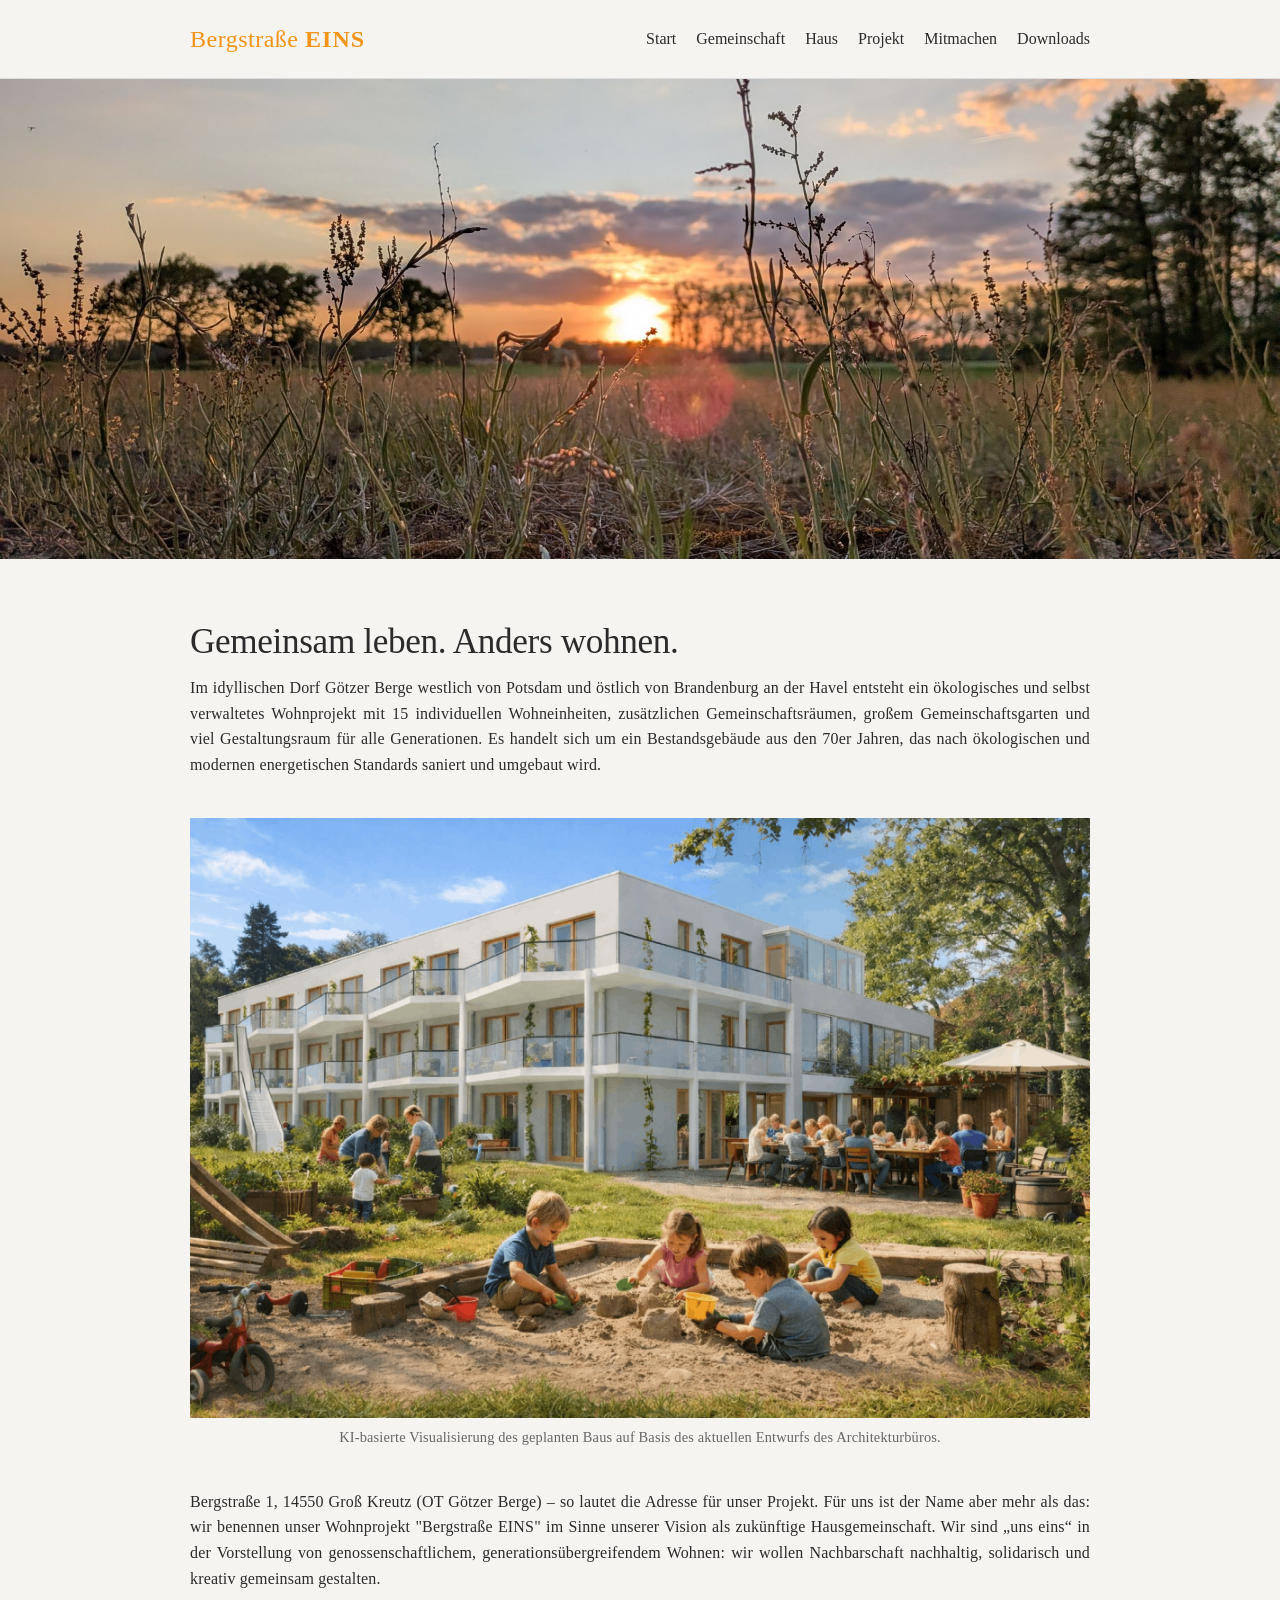
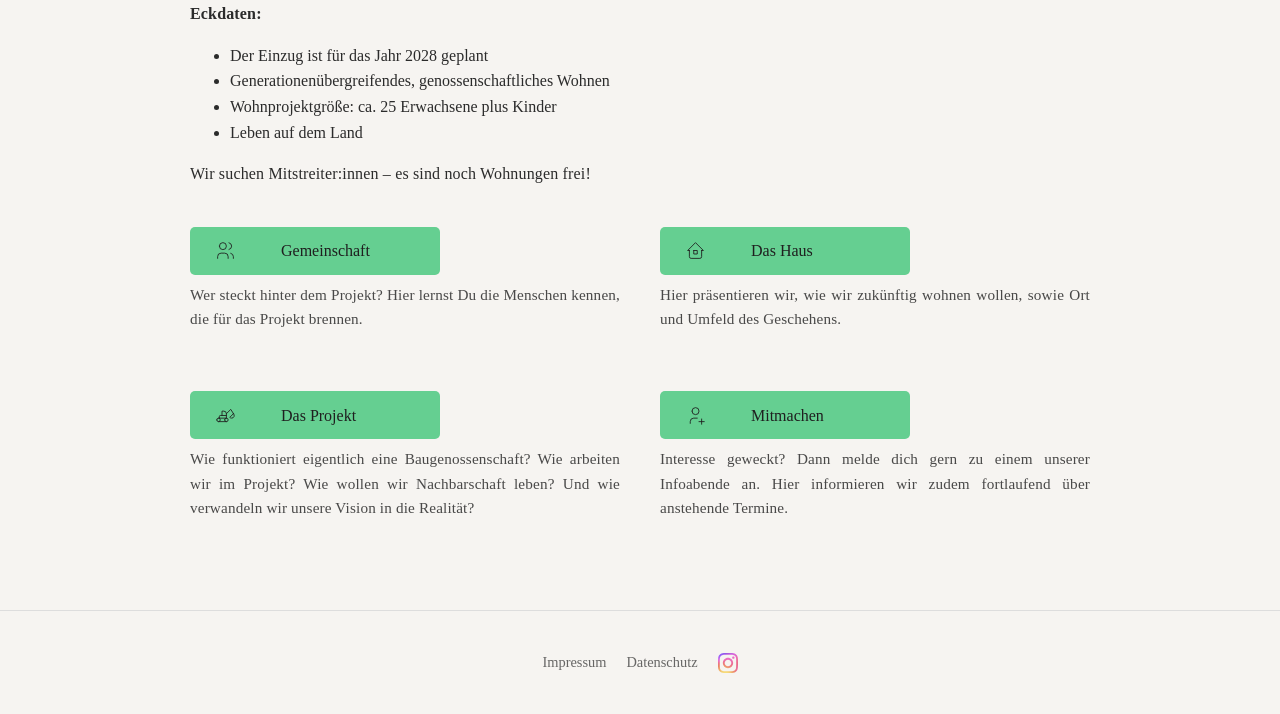
<file: index.html>
<!DOCTYPE html>
<html lang="de">
<head>
  <meta charset="UTF-8">
  <meta name="viewport" content="width=device-width, initial-scale=1.0">

<link rel="icon" type="image/svg+xml" href="favicon.svg">
  
  <title>Bergstraße Eins</title>
  <link rel="stylesheet" href="style.css">
</head>

<body>

<!-- Header wird geladen -->
<div id="header"></div>
  
<!-- Banner wird geladen -->
<div class="page-banner">
  <picture>
    <source 
      media="(max-width: 767px)"
      srcset="start1_mobile.jpg">

    <img 
      src="start1_banners.jpg"
      alt="Bannerbild Start">
  </picture>
</div>
  
<main class="container">

  <section class="intro">
    <h1>Gemeinsam leben. Anders wohnen.</h1>

    <p>
      Im idyllischen Dorf Götzer Berge westlich von Potsdam und östlich von Brandenburg an der Havel entsteht ein ökologisches und selbst verwaltetes Wohnprojekt mit 15 individuellen Wohneinheiten, zusätzlichen Gemeinschaftsräumen, großem Gemeinschaftsgarten und viel Gestaltungsraum für alle Generationen. Es handelt sich um ein Bestandsgebäude aus den 70er Jahren, das nach ökologischen und modernen energetischen Standards saniert und umgebaut wird.
    </p>

    <div class="vision-image">
        <img src="vision_1000x667.png"
           alt="Visualisierung des Wohnprojekts Bergstraße Eins">
      <p class="image-caption">
      KI-basierte Visualisierung des geplanten Baus auf Basis des aktuellen Entwurfs des Architekturbüros.
      </p>
    </div>
    

    <p>
      Bergstraße 1, 14550 Groß Kreutz (OT Götzer Berge) – so lautet die Adresse für unser Projekt. Für uns ist der Name aber mehr als das: wir benennen unser Wohnprojekt "Bergstraße EINS" im Sinne unserer Vision als zukünftige Hausgemeinschaft. Wir sind „uns eins“ in der Vorstellung von genossenschaftlichem, generationsübergreifendem Wohnen: wir wollen Nachbarschaft nachhaltig, solidarisch und kreativ gemeinsam gestalten.
    </p>
    

    <p><strong>Eckdaten:</strong></p>
    <ul>
      <li>Der Einzug ist für das Jahr 2028 geplant</li>
      <li>Generationenübergreifendes, genossenschaftliches Wohnen</li>
      <li>Wohnprojektgröße: ca. 25 Erwachsene plus Kinder</li>
      <li>Leben auf dem Land</li>
    </ul>

    <p>
      Wir suchen Mitstreiter:innen – es sind noch Wohnungen frei!
    </p>

    <div class="intro-buttons">

      <div class="intro-item">
        
     <a href="gemeinschaft.html" class="btn">
     <svg xmlns="http://www.w3.org/2000/svg"
       width="24"
       height="24"
       viewBox="0 0 24 24"
       fill="none"
       stroke="currentColor"
       stroke-width="1"
       stroke-linecap="round"
       stroke-linejoin="round"
       aria-hidden="true">
    <path d="M5 7a4 4 0 1 0 8 0a4 4 0 1 0 -8 0" />
    <path d="M3 21v-2a4 4 0 0 1 4 -4h4a4 4 0 0 1 4 4v2" />
    <path d="M16 3.13a4 4 0 0 1 0 7.75" />
    <path d="M21 21v-2a4 4 0 0 0 -3 -3.85" />
  </svg>
  <span>Gemeinschaft</span>
</a>
        <p>Wer steckt hinter dem Projekt? Hier lernst Du die Menschen kennen, die für das Projekt brennen.</p>
      </div>

      <div class="intro-item">
        <a href="haus.html" class="btn">
  <svg xmlns="http://www.w3.org/2000/svg"
       width="24" height="24"
       viewBox="0 0 24 24"
       fill="none"
       stroke="currentColor"
       stroke-width="1"
       stroke-linecap="round"
       stroke-linejoin="round"
       aria-hidden="true">
    <path stroke="none" d="M0 0h24v24H0z" fill="none"/>
    <path d="M5 12l-2 0l9 -9l9 9l-2 0"/>
    <path d="M5 12v7a2 2 0 0 0 2 2h10a2 2 0 0 0 2 -2v-7"/>
    <path d="M10 12h4v4h-4l0 -4"/>
  </svg>
  <span>Das Haus</span>
</a>
        <p>Hier präsentieren wir, wie wir zukünftig wohnen wollen, sowie Ort und Umfeld des Geschehens.</p>
      </div>

      <div class="intro-item">
       <a href="projekt.html" class="btn">
  <svg xmlns="http://www.w3.org/2000/svg"
       width="24" height="24"
       viewBox="0 0 24 24"
       fill="none"
       stroke="currentColor"
       stroke-width="1"
       stroke-linecap="round"
       stroke-linejoin="round"
       aria-hidden="true">
    <path stroke="none" d="M0 0h24v24H0z" fill="none"/>
    <path d="M2 17a2 2 0 1 0 4 0a2 2 0 1 0 -4 0"/>
    <path d="M11 17a2 2 0 1 0 4 0a2 2 0 1 0 -4 0"/>
    <path d="M13 19l-9 0"/>
    <path d="M4 15l9 0"/>
    <path d="M8 12v-5h2a3 3 0 0 1 3 3v5"/>
    <path d="M5 15v-2a1 1 0 0 1 1 -1h7"/>
    <path d="M21.12 9.88l-3.12 -4.88l-5 5"/>
    <path d="M21.12 9.88a3 3 0 0 1 -2.12 5.12a3 3 0 0 1 -2.12 -.88l4.24 -4.24"/>
  </svg>
  <span>Das Projekt</span>
</a>
        <p>Wie funktioniert eigentlich eine Baugenossenschaft? Wie arbeiten wir im Projekt? Wie wollen wir Nachbarschaft leben? Und wie verwandeln wir unsere Vision in die Realität?</p>
      </div>

      <div class="intro-item">
       <a href="mitmachen.html" class="btn">
  <svg xmlns="http://www.w3.org/2000/svg"
       width="24" height="24"
       viewBox="0 0 24 24"
       fill="none"
       stroke="currentColor"
       stroke-width="1"
       stroke-linecap="round"
       stroke-linejoin="round"
       aria-hidden="true">
    <path stroke="none" d="M0 0h24v24H0z" fill="none"/>
    <path d="M8 7a4 4 0 1 0 8 0a4 4 0 1 0 -8 0"/>
    <path d="M16 19h6"/>
    <path d="M19 16v6"/>
    <path d="M6 21v-2a4 4 0 0 1 4 -4h4"/>
  </svg>
  <span>Mitmachen</span>
</a>
        <p>Interesse geweckt? Dann melde dich gern zu einem unserer Infoabende an. Hier informieren wir zudem fortlaufend über anstehende Termine.</p>
      </div>

    </div>

  </section>

</main>

<!-- Footer wird geladen -->
<div id="footer"></div>

<script>
function loadHTML(id, file) {
  fetch(file)
    .then(response => response.text())
    .then(data => {
      document.getElementById(id).innerHTML = data;

      // Burger-Menü aktivieren (nachdem Header geladen ist)
      if (id === "header") {
        const burger = document.getElementById('burger');
        const nav = document.getElementById('nav');

        if (burger && nav) {
          burger.addEventListener('click', () => {
            nav.classList.toggle('open');
          });
        }
      }
    });
}

// Header & Footer laden
loadHTML("header", "header.html");
loadHTML("footer", "footer.html");
</script>
  
<!-- back to top -->
  <button id="back-to-top" aria-label="Nach oben">
    ↑
</button>
 <script>
const backToTop = document.getElementById("back-to-top");

window.addEventListener("scroll", () => {
    if (window.scrollY > 300) {
        backToTop.classList.add("visible");
    } else {
        backToTop.classList.remove("visible");
    }
});

backToTop.addEventListener("click", () => {
    window.scrollTo({
        top: 0,
        behavior: "smooth"
    });
});
</script>
 <!-- ende back to top -->  
  
</body>
</html>
</file>
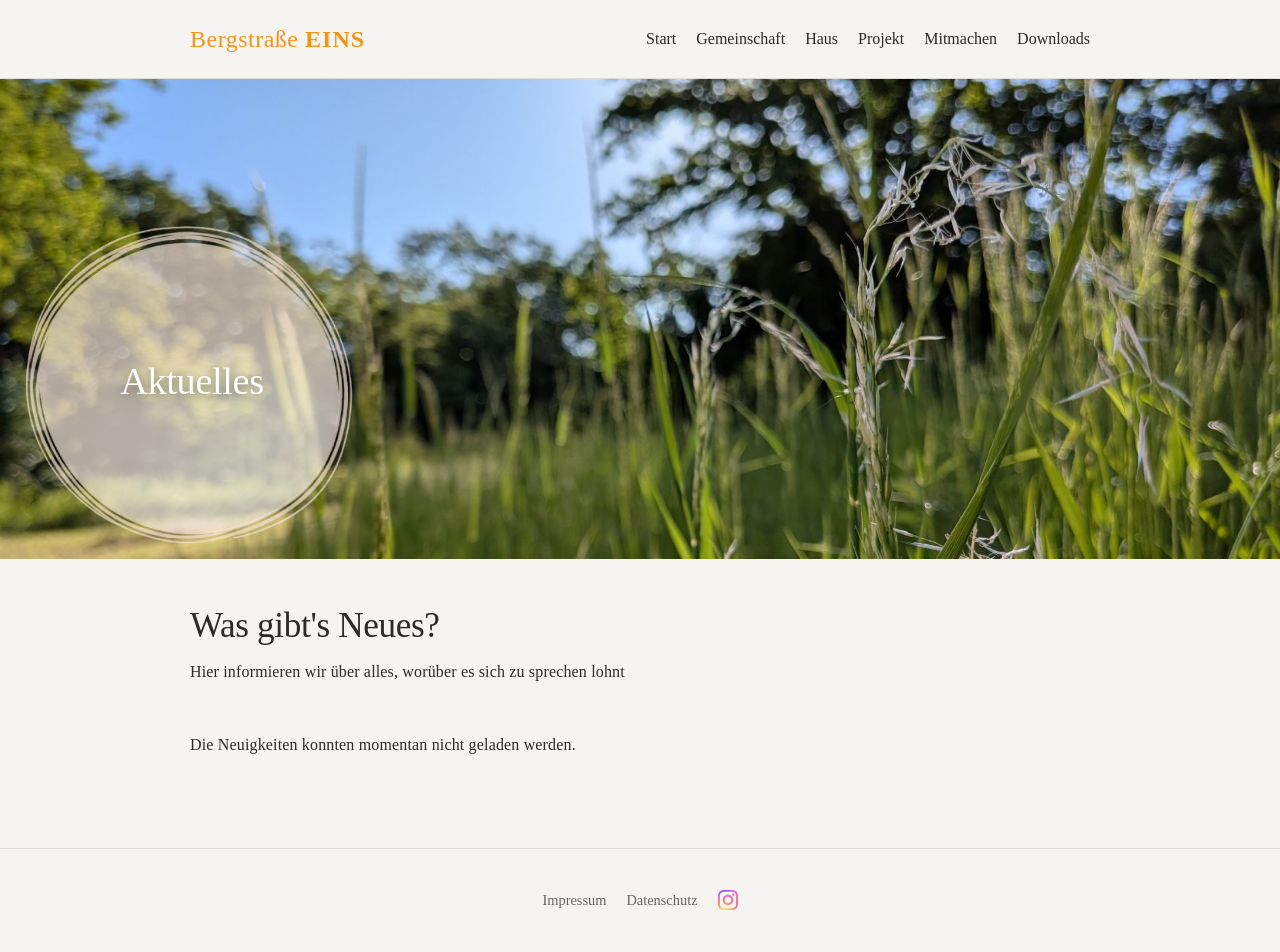
<file: aktuelles.html>
<!DOCTYPE html>
<html lang="de">
<head>
  <meta charset="UTF-8">
  <meta name="viewport" content="width=device-width, initial-scale=1.0">

  <link rel="icon" type="image/svg+xml" href="favicon.svg">

  <title>TITEL – Bergstraße Eins</title>
  <link rel="stylesheet" href="style.css">
</head>

<body>

<!-- Header wird geladen -->
<div id="header"></div>

<div class="page-banner">

  <picture>
    <source
      media="(max-width: 767px)"
      srcset="pictures/grass_mobile.jpg">

    <img
      src="pictures/grass.jpg"
      alt="Bannerbild Das Haus">
  </picture>

  <div class="banner-overlay">

    <div class="banner-kreis-container">

      <img
        class="banner-kreis"
        src="pictures/circle500.png"
        alt="">

      <h1 class="banner-title">Aktuelles</h1>

    </div>
  </div>
</div>

<main class="container">

  <h1>Was gibt's Neues?</h1>

  <p>
    Hier informieren wir über alles, worüber es sich zu sprechen lohnt
  </p>

  <div id="news-list"></div>

</main>

<!-- Footer wird geladen -->
<div id="footer"></div>


<!-- News aus Airtable laden -->
<script>
async function loadNews() {
  const newsList = document.getElementById("news-list");

  try {
    const response = await fetch(
      "https://bergstrasse-news-api.sebastian-habermann.workers.dev"
    );

    if (!response.ok) {
      throw new Error(`HTTP-Fehler: ${response.status}`);
    }

    const news = await response.json();

    newsList.innerHTML = "";

    if (news.length === 0) {
      newsList.innerHTML =
        "<p>Zurzeit gibt es keine Neuigkeiten.</p>";
      return;
    }

news.forEach((article, index) => {

  const articleElement = document.createElement("article");
  articleElement.className = "news-entry";

  const contentElement = document.createElement("div");
  contentElement.className = "news-content";

  const date = document.createElement("p");
  date.textContent =
    new Date(article.datum)
      .toLocaleDateString("de-DE", {
        day: "2-digit",
        month: "long",
        year: "numeric"
      })
      .toUpperCase();

  date.className = "news-date";

  const title = document.createElement("h3");
  title.textContent = article.titel;

  const text = document.createElement("p");
  text.textContent = article.text;
  text.className = "news-text";

  contentElement.appendChild(title);
  contentElement.appendChild(date);
  contentElement.appendChild(text);

  articleElement.appendChild(contentElement);

  if (article.bild && article.bild.length > 0) {
    const image = document.createElement("img");

    image.src = article.bild[0].url;
    image.alt = article.titel;
    image.className = "news-image";
    image.loading = "lazy";

    articleElement.appendChild(image);
  }

  newsList.appendChild(articleElement);

  // Trenner zwischen den News
  if (index < news.length - 1) {
    const divider = document.createElement("div");
    divider.className = "news-divider";
    newsList.appendChild(divider);
  }
});
    
  } catch (error) {

    console.error("Fehler beim Laden der News:", error);

    newsList.innerHTML =
      "<p>Die Neuigkeiten konnten momentan nicht geladen werden.</p>";
  }
}

loadNews();
</script>


<!-- Header und Footer laden -->
<script>
function loadHTML(id, file) {
  fetch(file)
    .then(response => response.text())
    .then(data => {

      document.getElementById(id).innerHTML = data;

      if (id === "header") {

        const burger = document.getElementById('burger');
        const nav = document.getElementById('nav');

        if (burger && nav) {

          burger.addEventListener('click', () => {
            nav.classList.toggle('open');
          });

        }
      }
    });
}

loadHTML("header", "header.html");
loadHTML("footer", "footer.html");
</script>

  
<!-- back to top -->
  <button id="back-to-top" aria-label="Nach oben">
    ↑
</button>
 <script>
const backToTop = document.getElementById("back-to-top");

window.addEventListener("scroll", () => {
    if (window.scrollY > 300) {
        backToTop.classList.add("visible");
    } else {
        backToTop.classList.remove("visible");
    }
});

backToTop.addEventListener("click", () => {
    window.scrollTo({
        top: 0,
        behavior: "smooth"
    });
});
</script>
 <!-- ende back to top -->  
  
</body>
</html>
</file>
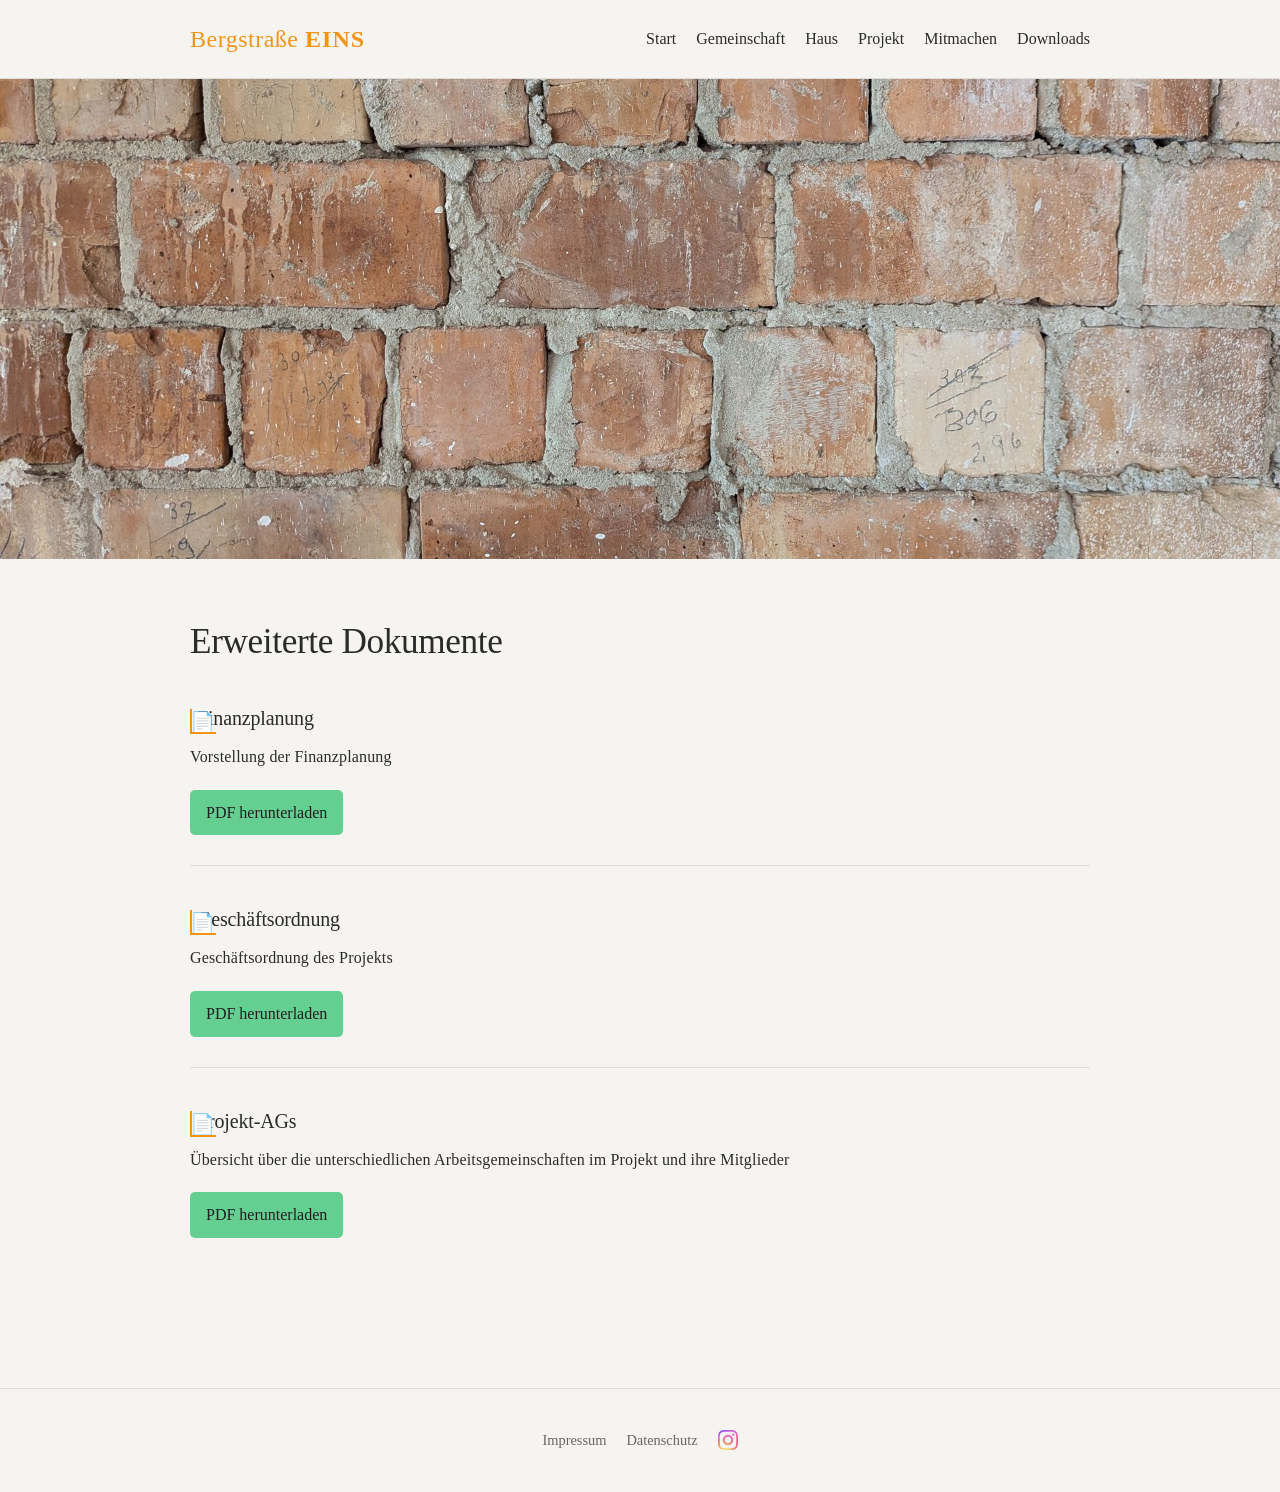
<file: downloads-geschuetzt.html>
<!DOCTYPE html>
<html lang="de">
<head>
  <meta charset="UTF-8">
  <meta name="viewport" content="width=device-width, initial-scale=1.0">

<link rel="icon" type="image/svg+xml" href="favicon.svg">
  
  <title>Downloads – Bergstraße Eins</title>
  <link rel="stylesheet" href="style.css">
</head>

<body>

<div id="header"></div>

<div class="page-banner">
  <picture>
    <source 
      media="(max-width: 767px)"
      srcset="haus_mobile.jpg">

    <img 
      src="haus_banners.jpg"
      alt="Bannerbild Das Haus">
  </picture>
</div>
  
<main class="container">

  <section class="intro">
  <h1>Erweiterte Dokumente</h1>

  <div class="download-card">
  <h2>Finanzplanung</h2>
  <p>
    Vorstellung der Finanzplanung
  </p>
  <a href="downloads/finanzen.pdf" class="btn">PDF herunterladen</a>
</div>

<div class="download-card">
  <h2> Geschäftsordnung</h2>
  <p>
    Geschäftsordnung des Projekts
  </p>
  <a href="downloads/geschäftsordnung.pdf" class="btn">PDF herunterladen</a>
</div>

<div class="download-card">
  <h2>Projekt-AGs</h2>
  <p>
    Übersicht über die unterschiedlichen Arbeitsgemeinschaften im Projekt und ihre Mitglieder
  </p>
  <a href="downloads/Arbeitsgemeinschaften.pdf" class="btn">PDF herunterladen</a>
</div>

  
</section>
</main>

<script>

    
const burger = document.getElementById('burger');
const nav = document.getElementById('nav');

burger.addEventListener('click', () => {
  nav.classList.toggle('open');
});
</script>
 <div id="footer"></div>

 <script>
function loadHTML(id, file) {
  fetch(file)
    .then(response => response.text())
    .then(data => {
      document.getElementById(id).innerHTML = data;

      // Burger-Menü erst nach Laden aktivieren
      if (id === "header") {
        const burger = document.getElementById('burger');
        const nav = document.getElementById('nav');

        if (burger && nav) {
          burger.addEventListener('click', () => {
            nav.classList.toggle('open');
          });
        }
      }
    });
}

// Header & Footer laden
loadHTML("header", "header.html");
loadHTML("footer", "footer.html");
</script>

  
</body>
</html>
</file>
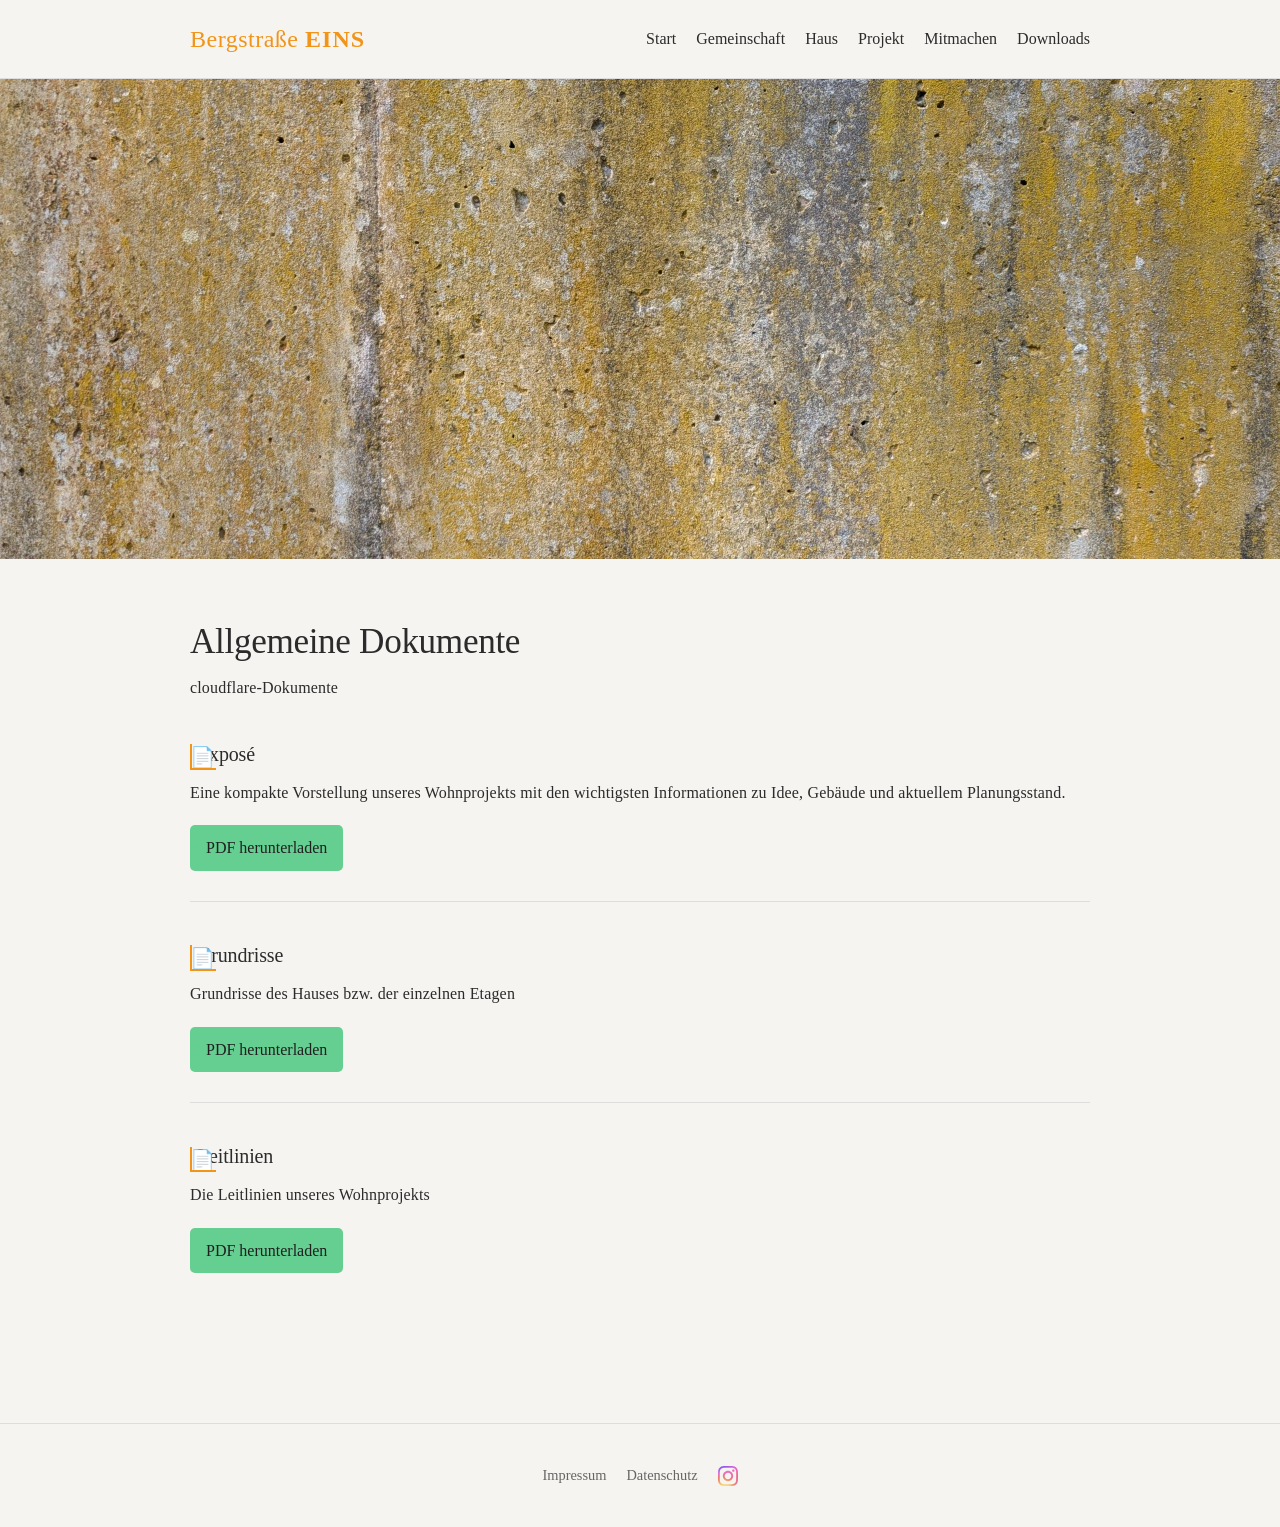
<file: downloads-interessenten.html>
<!DOCTYPE html>
<html lang="de">
<head>
  <meta charset="UTF-8">
  <meta name="viewport" content="width=device-width, initial-scale=1.0">

<link rel="icon" type="image/svg+xml" href="favicon.svg">
  
  <title>Downloads – Bergstraße Eins</title>
  <link rel="stylesheet" href="style.css">
</head>

<body>

<div id="header"></div>

<div class="page-banner">
  <picture>
    <source 
      media="(max-width: 767px)"
      srcset="pictures/Wall_out_mobile.jpg">

    <img 
      src="pictures/Wall_out_banner.jpg"
      alt="Bannerbild">
  </picture>
</div>
  
<main class="container">

  <section class="intro">
  <h1>Allgemeine Dokumente</h1>

  <p>
    cloudflare-Dokumente
  </p>

<div class="download-card">
  <h2>Exposé</h2>
  <p>
    Eine kompakte Vorstellung unseres Wohnprojekts mit den wichtigsten
    Informationen zu Idee, Gebäude und aktuellem Planungsstand.
  </p>
  <a href="downloads/expose.pdf" class="btn">PDF herunterladen</a>
</div>

<div class="download-card">
  <h2>Grundrisse</h2>
  <p>
    Grundrisse des Hauses bzw. der einzelnen Etagen
  </p>
  <a href="downloads/Grundrisse.pdf" class="btn">PDF herunterladen</a>
</div>

<div class="download-card">
  <h2>Leitlinien</h2>
  <p>
    Die Leitlinien unseres Wohnprojekts
  </p>
  <a href="downloads/Leitlinien.pdf" class="btn">PDF herunterladen</a>
</div>

  
</section>
</main>

<script>

    
const burger = document.getElementById('burger');
const nav = document.getElementById('nav');

burger.addEventListener('click', () => {
  nav.classList.toggle('open');
});
</script>
 <div id="footer"></div>

 <script>
function loadHTML(id, file) {
  fetch(file)
    .then(response => response.text())
    .then(data => {
      document.getElementById(id).innerHTML = data;

      // Burger-Menü erst nach Laden aktivieren
      if (id === "header") {
        const burger = document.getElementById('burger');
        const nav = document.getElementById('nav');

        if (burger && nav) {
          burger.addEventListener('click', () => {
            nav.classList.toggle('open');
          });
        }
      }
    });
}

// Header & Footer laden
loadHTML("header", "header.html");
loadHTML("footer", "footer.html");
</script>

  
</body>
</html>
</file>
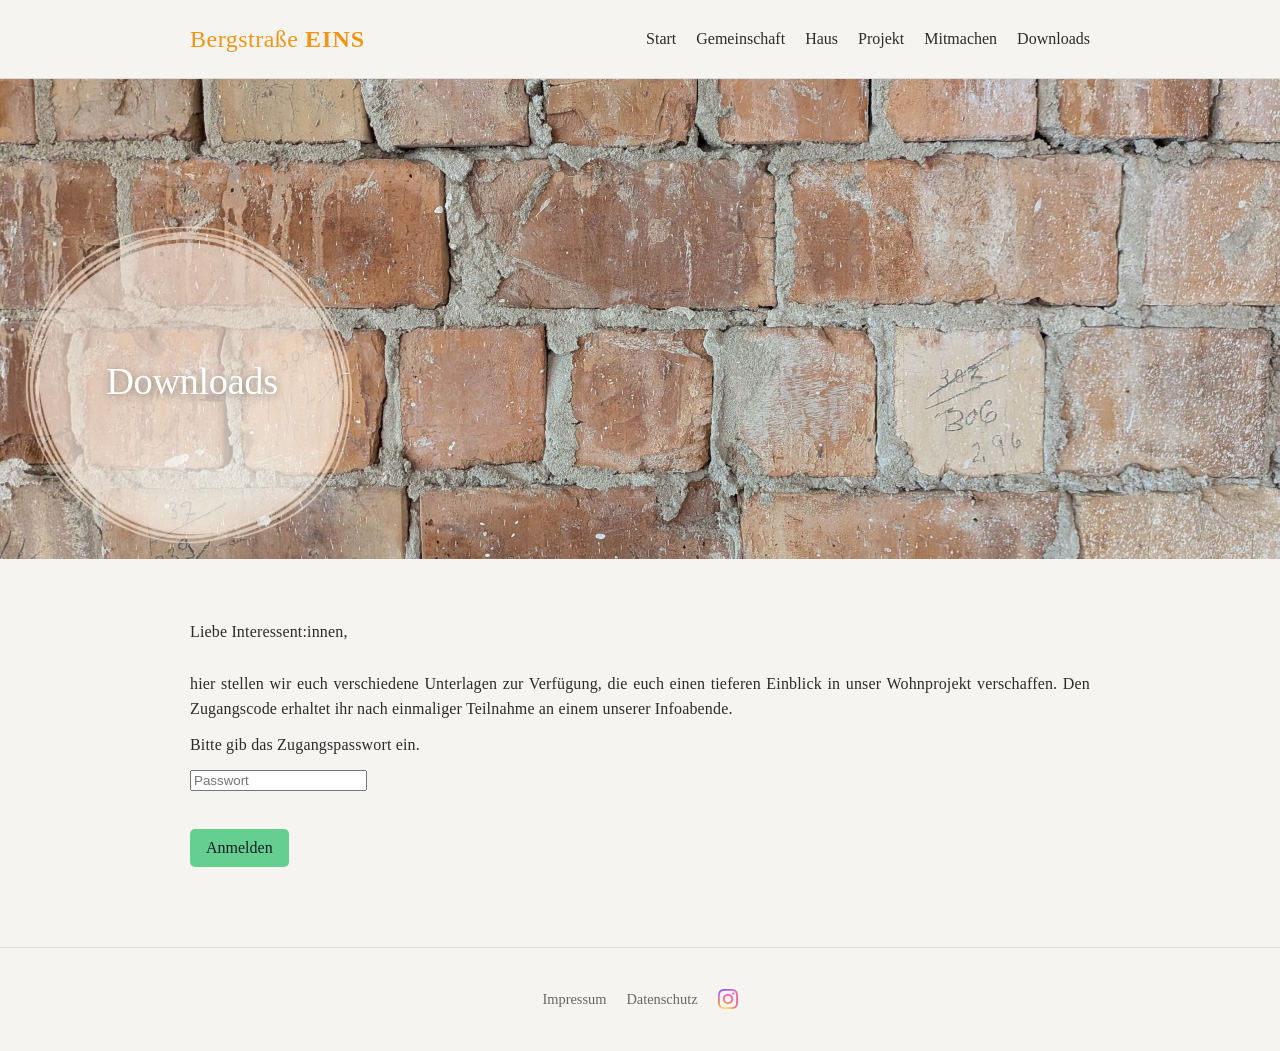
<file: downloads.html>
<!DOCTYPE html>
<html lang="de">
<head>
  <meta charset="UTF-8">
  <meta name="viewport" content="width=device-width, initial-scale=1.0">

  <link rel="icon" type="image/svg+xml" href="favicon.svg">

  <title>Downloads – Bergstraße Eins</title>
  <link rel="stylesheet" href="style.css">
</head>

<body>

<div id="header"></div>

  <div class="page-banner">

  <picture>
    <source
      media="(max-width: 767px)"
      srcset="haus_mobile.jpg">

    <img
      src="haus_banners.jpg"
      alt="Bannerbild Das Haus">
  </picture>

  <div class="banner-overlay">

  <div class="banner-kreis-container">

    <img
      class="banner-kreis"
      src="pictures/circle500.png"
      alt="">

    <h1 class="banner-title">Downloads</h1>

    </div>
  </div>
</div>

<main class="container">

  <!-- Passwortabfrage -->

  <div id="login-box">

    <section class="intro">

     
      <p>
        Liebe Interessent:innen,<br><br>
        hier stellen wir euch verschiedene Unterlagen zur Verfügung, die euch
        einen tieferen Einblick in unser Wohnprojekt verschaffen.
        Den Zugangscode erhaltet ihr nach einmaliger Teilnahme an einem unserer
        Infoabende.
      </p>

      <p>
        Bitte gib das Zugangspasswort ein.
      </p>

      <input
        type="password"
        id="pw"
        placeholder="Passwort">

      <br><br>

      <button class="btn" onclick="checkPassword()">
        Anmelden
      </button>

      <p id="error"
         style="display:none;color:#b00020;margin-top:20px;">
        Das Passwort ist leider nicht korrekt.
      </p>

    </section>

  </div>

  <!-- Downloads -->

  <div id="downloads" style="display:none;">

    <section class="intro">

      <h1>Downloads</h1>

      <p>
        Willkommen im Download-Bereich. Auf dieser Seite stellen wir euch -je nach Phase im Kennenlernprozess- verschiedene 
        Unterlagen rund um unser Wohnprojekt zur Verfügung.
      </p>

      <div class="download-grid">

        <div class="download-card pdf">

          <h2>Satzung der Ländlich Wohnen eG</h2>

          <p>
            Die Satzung regelt die Grundlagen der Genossenschaft, ihre Organe,
            die Rechte und Pflichten der Mitglieder sowie die wesentlichen
            organisatorischen Rahmenbedingungen.
          </p>

          <a
            href="downloads_L1/Satzung Ländlich Wohnen.pdf"
            class="btn">
            PDF herunterladen
          </a>

        </div>

        <div class="download-card pdf">

          <h2>Geschäftsordnung</h2>

          <p>
            Die Geschäftsordnung enthält Regelungen zur Organisation unseres
            Wohnprojekts sowie zur Zusammenarbeit innerhalb der Gemeinschaft.
          </p>

          <a
            href="downloads_L1/Geschäftsordnung_BergstrasseEINS_Version2.0.pdf"
            class="btn">
            PDF herunterladen
          </a>

        </div>

        <div class="download-card zip">

          <h2>Weiterführende Unterlagen</h2>

          <p>
            Weiterführende Dokumente, beispielsweise zur Finanzplanung oder zu
            internen Arbeitsständen des Projekts, stehen als ZIP-Archiv zur
            Verfügung. Der Zugriff wird euch im Laufe des
            persönlichen Kennenlernprozesses über eure Email-Adresse freigeschaltet. Diese muss nach Klick auf den 
            nachfolgenden Button eingegeben werden. Ihr erhaltet dann ein Einmal-Kennwort, 
            mit dem Ihr im Anschluß den Download direkt starten könnt.
          </p>

          <a
            href="https://downloads.bergstrasse-eins.de/intern/Bergstrasse-Interne_Dokumente.zip"
            class="btn">
            ZIP-Archiv herunterladen
          </a>

        </div>

      </div>

    </section>

  </div>

</main>

<div id="footer"></div>

<script>

const PASSWORD = "GoetzerBerg108";

function showDownloads() {
  document.getElementById("login-box").style.display = "none";
  document.getElementById("downloads").style.display = "block";
}

function checkPassword() {

  const pw = document.getElementById("pw").value;

  if (pw === PASSWORD) {

    sessionStorage.setItem("downloads_ok", "true");
    showDownloads();

  } else {

    document.getElementById("error").style.display = "block";

  }

}

if (sessionStorage.getItem("downloads_ok") === "true") {
  showDownloads();
}

document.addEventListener("DOMContentLoaded", function () {

  const input = document.getElementById("pw");

  input.addEventListener("keydown", function(e) {

    if (e.key === "Enter") {
      checkPassword();
    }

  });

});

function loadHTML(id, file) {
  fetch(file)
    .then(response => response.text())
    .then(data => {
      document.getElementById(id).innerHTML = data;

      if (id === "header") {

        const burger = document.getElementById("burger");
        const nav = document.getElementById("nav");

        if (burger && nav) {

          burger.addEventListener("click", () => {
            nav.classList.toggle("open");
          });

        }

      }

    });
}

loadHTML("header", "header.html");
loadHTML("footer", "footer.html");

</script>

<!-- back to top -->
  <button id="back-to-top" aria-label="Nach oben">
    ↑
</button>
 <script>
const backToTop = document.getElementById("back-to-top");

window.addEventListener("scroll", () => {
    if (window.scrollY > 300) {
        backToTop.classList.add("visible");
    } else {
        backToTop.classList.remove("visible");
    }
});

backToTop.addEventListener("click", () => {
    window.scrollTo({
        top: 0,
        behavior: "smooth"
    });
});
</script>
 <!-- ende back to top -->  

</body>
</html>
</file>
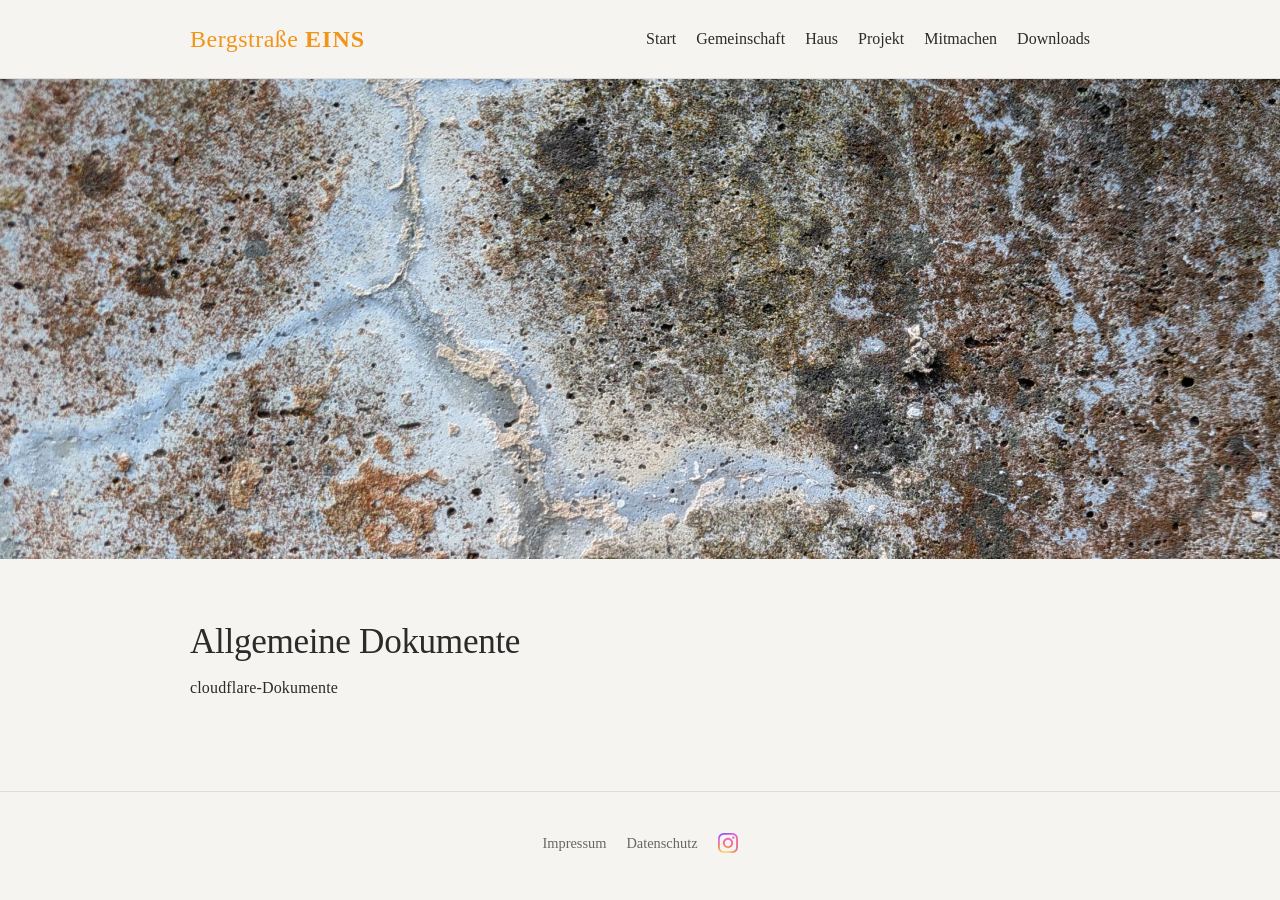
<file: downloads_interessenten.html>
<!DOCTYPE html>
<html lang="de">
<head>
  <meta charset="UTF-8">
  <meta name="viewport" content="width=device-width, initial-scale=1.0">

<link rel="icon" type="image/svg+xml" href="favicon.svg">
  
  <title>Downloads – Bergstraße Eins</title>
  <link rel="stylesheet" href="style.css">
</head>

<body>

<div id="header"></div>

<div class="page-banner">
  <picture>
    <source 
      media="(max-width: 767px)"
      srcset="mauer_mobile.jpg">

    <img 
      src="mauer_banners.jpg"
      alt="Bannerbild Das Haus">
  </picture>
</div>
  
<main class="container">

  <section class="intro">
  <h1>Allgemeine Dokumente</h1>

  <p>
    cloudflare-Dokumente
  </p>

  
</section>
</main>

<script>

    
const burger = document.getElementById('burger');
const nav = document.getElementById('nav');

burger.addEventListener('click', () => {
  nav.classList.toggle('open');
});
</script>
 <div id="footer"></div>

 <script>
function loadHTML(id, file) {
  fetch(file)
    .then(response => response.text())
    .then(data => {
      document.getElementById(id).innerHTML = data;

      // Burger-Menü erst nach Laden aktivieren
      if (id === "header") {
        const burger = document.getElementById('burger');
        const nav = document.getElementById('nav');

        if (burger && nav) {
          burger.addEventListener('click', () => {
            nav.classList.toggle('open');
          });
        }
      }
    });
}

// Header & Footer laden
loadHTML("header", "header.html");
loadHTML("footer", "footer.html");
</script>

  
</body>
</html>
</file>
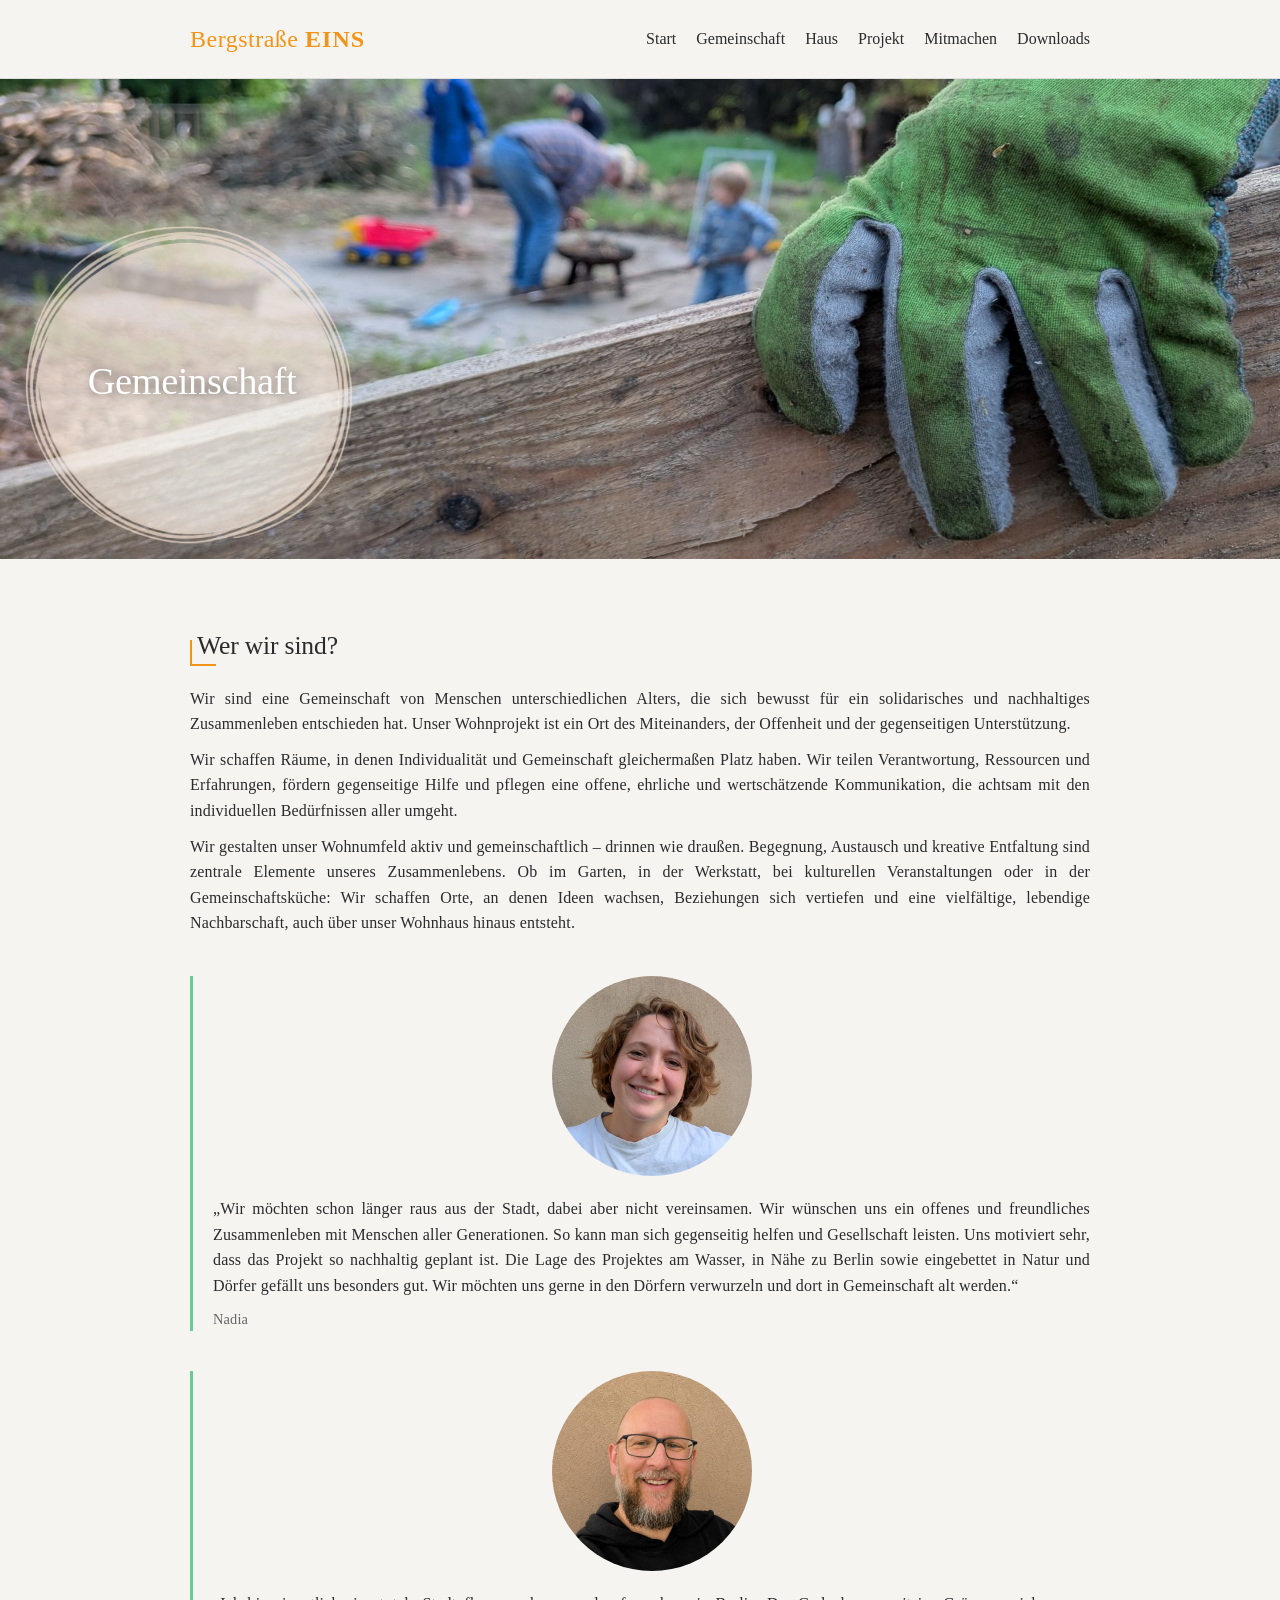
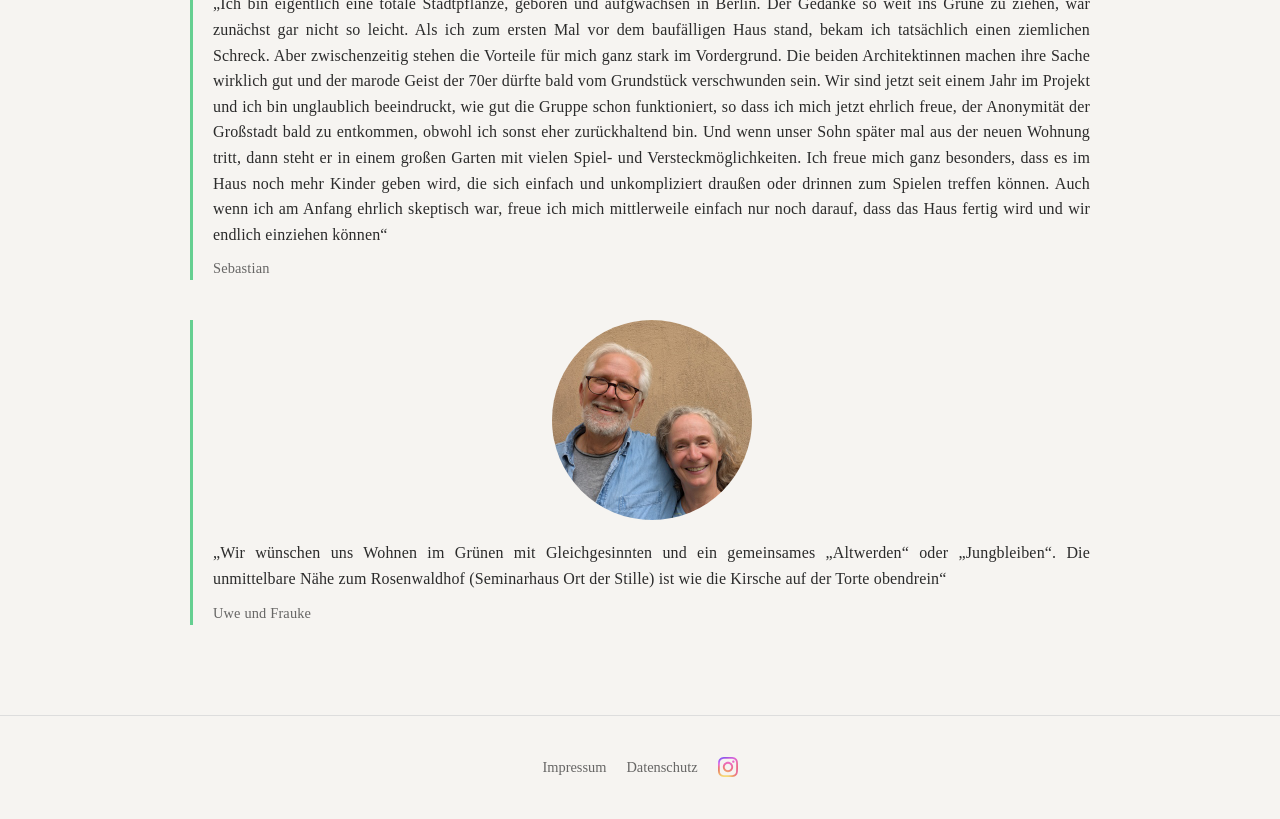
<file: gemeinschaft.html>
<!DOCTYPE html>
<html lang="de">
<head>
  <meta charset="UTF-8">
  <meta name="viewport" content="width=device-width, initial-scale=1.0">

<link rel="icon" type="image/svg+xml" href="favicon.svg">
  
  <title>TITEL – Bergstraße Eins</title>
  <link rel="stylesheet" href="style.css">
</head>

<body>

<!-- Header wird geladen -->
<div id="header"></div>

<div class="page-banner">

  <picture>
    <source
      media="(max-width: 767px)"
      srcset="mitmachen_mobile.jpg">

    <img
      src="mitmachen_banners.jpg"
      alt="Bannerbild Das Haus">
  </picture>

  <div class="banner-overlay">

  <div class="banner-kreis-container">

    <img
      class="banner-kreis"
      src="pictures/circle500.png"
      alt="">

    <h1 class="banner-title">Gemeinschaft</h1>

    </div>
  </div>
</div>
  
<main class="container">

 
<h2>Wer wir sind?</strong></h2>

<p>
  Wir sind eine Gemeinschaft von Menschen unterschiedlichen Alters, die sich bewusst für ein solidarisches und nachhaltiges Zusammenleben entschieden hat. Unser Wohnprojekt ist ein Ort des Miteinanders, der Offenheit und der gegenseitigen Unterstützung.
</p>

<p>
  Wir schaffen Räume, in denen Individualität und Gemeinschaft gleichermaßen Platz haben. Wir teilen Verantwortung, Ressourcen und Erfahrungen, fördern gegenseitige Hilfe und pflegen eine offene, ehrliche und wertschätzende Kommunikation, die achtsam mit den individuellen Bedürfnissen aller umgeht.
</p>

<p>
  Wir gestalten unser Wohnumfeld aktiv und gemeinschaftlich – drinnen wie draußen. Begegnung, Austausch und kreative Entfaltung sind zentrale Elemente unseres Zusammenlebens. Ob im Garten, in der Werkstatt, bei kulturellen Veranstaltungen oder in der Gemeinschaftsküche: Wir schaffen Orte, an denen Ideen wachsen, Beziehungen sich vertiefen und eine vielfältige, lebendige Nachbarschaft, auch über unser Wohnhaus hinaus entsteht.
</p>


<section class="quote">
  <img class="bewohnerbild" src="pictures/Nadia400.jpg" alt="Nadia">
  <p>
    „Wir möchten schon länger raus aus der Stadt, dabei aber nicht vereinsamen. Wir wünschen uns ein offenes und freundliches Zusammenleben mit Menschen aller Generationen. So kann man sich gegenseitig helfen und Gesellschaft leisten. Uns motiviert sehr, dass das Projekt so nachhaltig geplant ist. Die Lage des Projektes am Wasser, in Nähe zu Berlin sowie eingebettet in Natur und Dörfer gefällt uns besonders gut. Wir möchten uns gerne in den Dörfern verwurzeln und dort in Gemeinschaft alt werden.“
  </p>

  <p class="quote-author">
    Nadia
  </p>
</section>

  
  <section class="quote">
    <img class="bewohnerbild" src="pictures/Basti400.jpg" alt="Sebastian">
  <p>
    „Ich bin eigentlich eine totale Stadtpflanze, geboren und aufgwachsen in Berlin. Der Gedanke so weit ins Grüne zu ziehen, war zunächst gar nicht so leicht. Als ich zum ersten Mal vor dem baufälligen Haus stand, bekam ich tatsächlich einen ziemlichen Schreck. Aber zwischenzeitig stehen die Vorteile für mich ganz stark im Vordergrund. Die beiden Architektinnen machen ihre Sache wirklich gut und der marode Geist der 70er dürfte bald vom Grundstück verschwunden sein. Wir sind jetzt seit einem Jahr im Projekt und ich bin unglaublich beeindruckt, wie gut die Gruppe schon funktioniert, so dass ich mich jetzt ehrlich freue, der Anonymität der Großstadt bald zu entkommen, obwohl ich sonst eher zurückhaltend bin. Und wenn unser Sohn später mal aus der neuen Wohnung tritt, dann steht er in einem großen Garten mit vielen Spiel- und Versteckmöglichkeiten. Ich freue mich ganz besonders, dass es im Haus noch mehr Kinder geben wird, die sich einfach und unkompliziert draußen oder drinnen zum Spielen treffen können. Auch wenn ich am Anfang ehrlich skeptisch war, freue ich mich mittlerweile einfach nur noch darauf, dass das Haus fertig wird und wir endlich einziehen können“
  </p>

  <p class="quote-author">
    Sebastian
  </p>
</section>


<section class="quote">
  <img class="bewohnerbild" src="pictures/FrUwe400.jpg" alt="Uwe&Frauke">
  <p>
    „Wir wünschen uns Wohnen im Grünen mit Gleichgesinnten und ein gemeinsames „Altwerden“ oder „Jungbleiben“. Die unmittelbare Nähe zum Rosenwaldhof (Seminarhaus Ort der Stille) ist wie die Kirsche auf der Torte obendrein“
  </p>

  <p class="quote-author">
    Uwe und Frauke
  </p>
</section>

</main>

<!-- Footer wird geladen -->
<div id="footer"></div>

<script>
function loadHTML(id, file) {
  fetch(file)
    .then(response => response.text())
    .then(data => {
      document.getElementById(id).innerHTML = data;

      if (id === "header") {
        const burger = document.getElementById('burger');
        const nav = document.getElementById('nav');

        if (burger && nav) {
          burger.addEventListener('click', () => {
            nav.classList.toggle('open');
          });
        }
      }
    });
}

loadHTML("header", "header.html");
loadHTML("footer", "footer.html");
</script>

<!-- back to top -->
  <button id="back-to-top" aria-label="Nach oben">
    ↑
</button>
 <script>
const backToTop = document.getElementById("back-to-top");

window.addEventListener("scroll", () => {
    if (window.scrollY > 300) {
        backToTop.classList.add("visible");
    } else {
        backToTop.classList.remove("visible");
    }
});

backToTop.addEventListener("click", () => {
    window.scrollTo({
        top: 0,
        behavior: "smooth"
    });
});
</script>
 <!-- ende back to top -->  
  
</body>
</html>
</file>
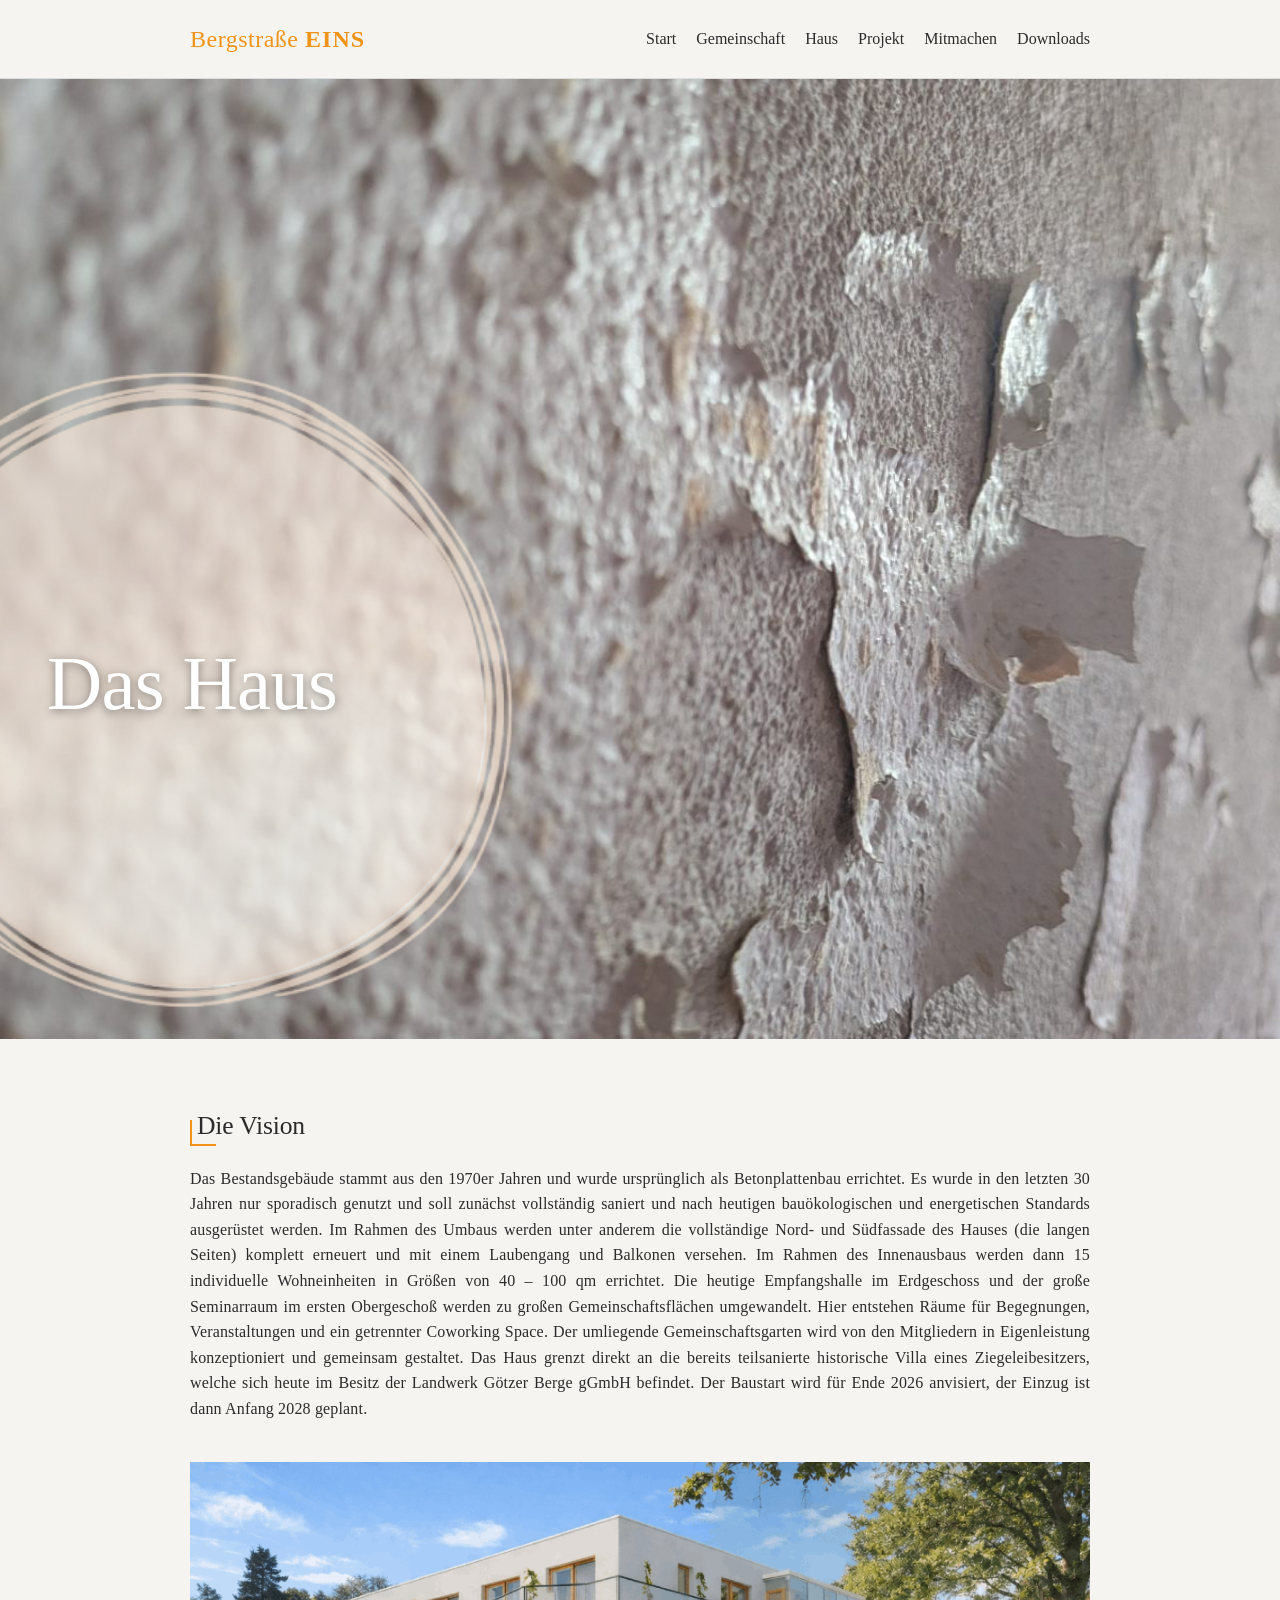
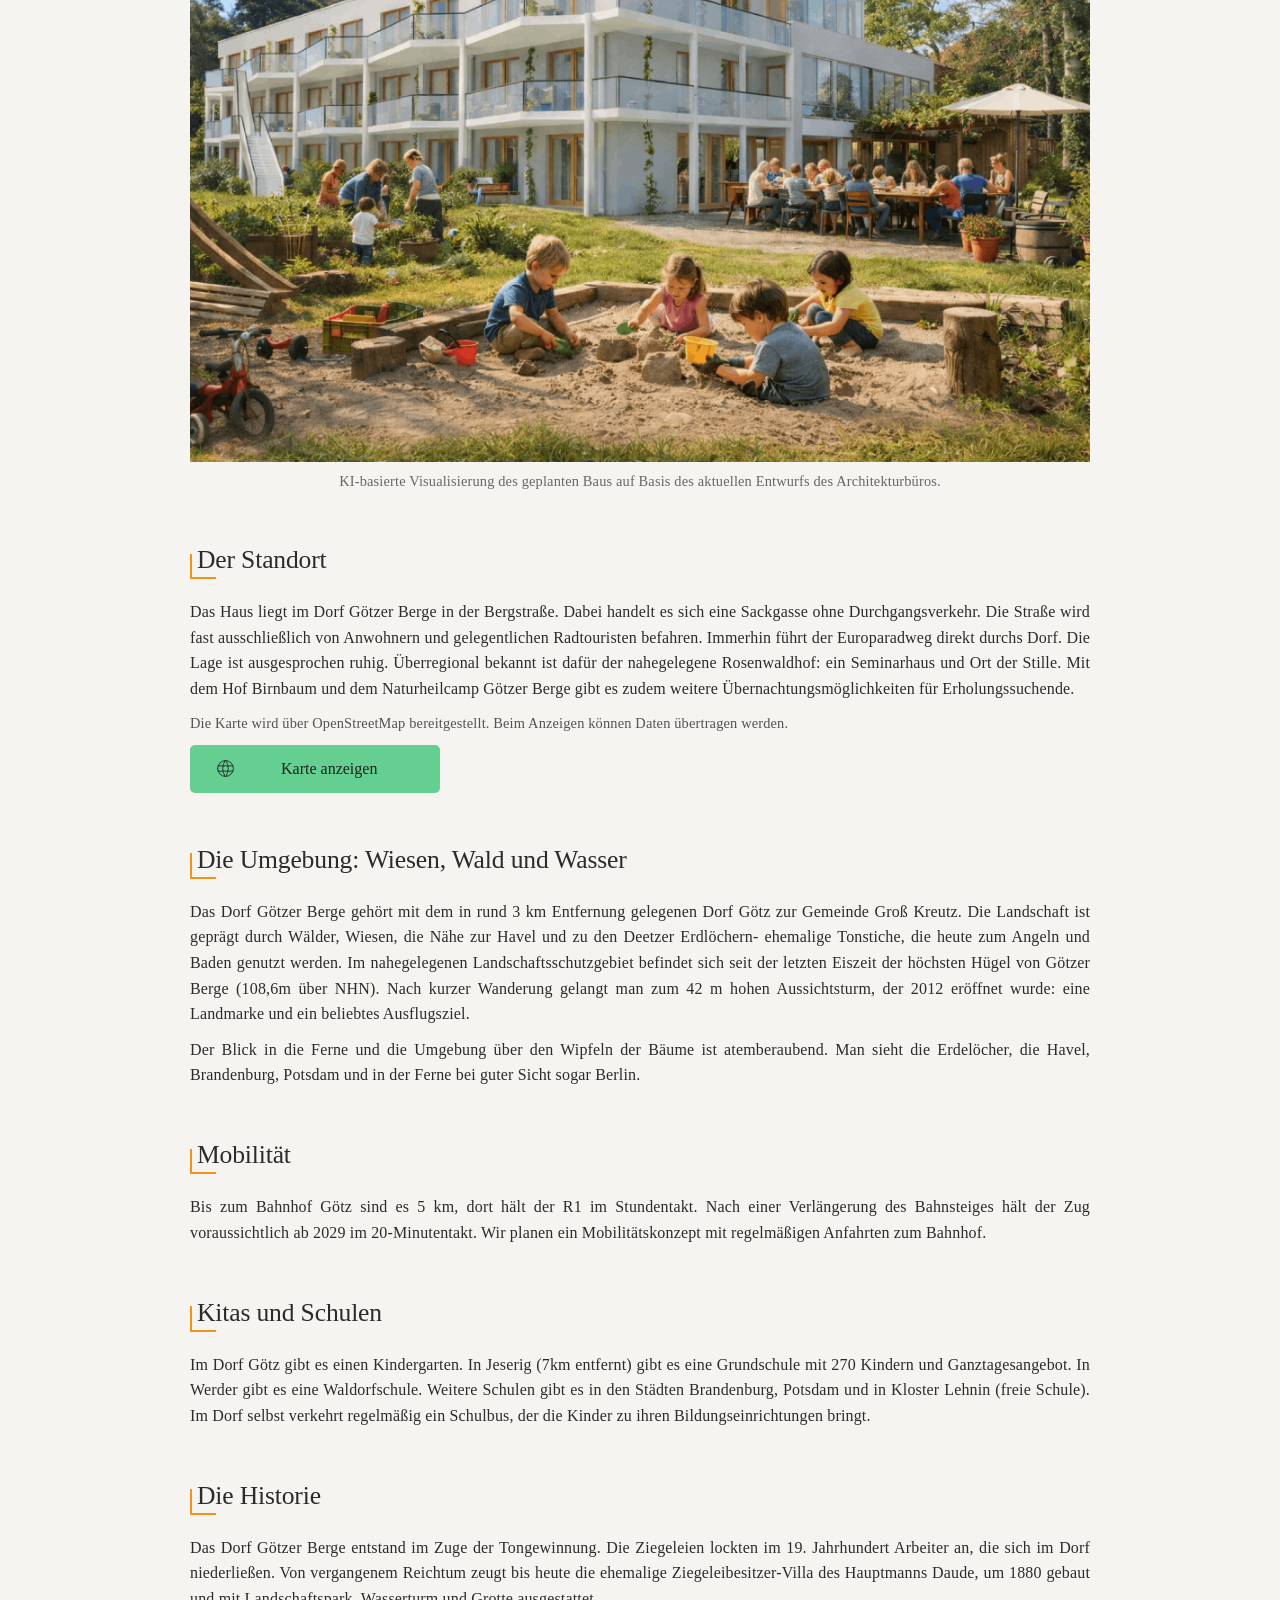
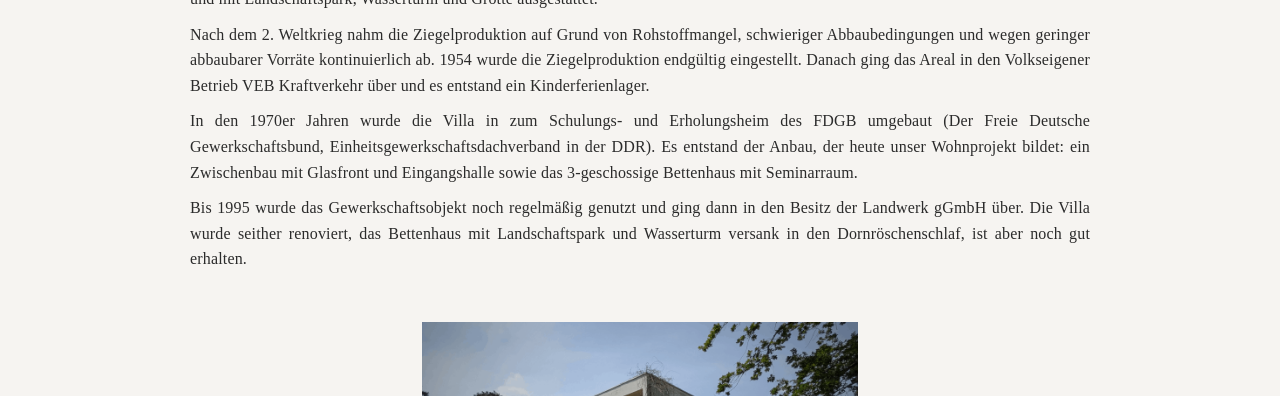
<file: haus.html>
<!DOCTYPE html>
<html lang="de">
<head>
  <meta charset="UTF-8">
  <meta name="viewport" content="width=device-width, initial-scale=1.0">

<link rel="icon" type="image/svg+xml" href="favicon.svg">
  
  <title>Das Haus – Bergstraße Eins</title>
  <link rel="stylesheet" href="style.css">
</head>

<body>

<div id="header"></div>


  <div class="page-banner">

  <picture>
    <source
      media="(max-width: 767px)"
      srcset="pictures/wall_in_mobile.jpg">

    <img
      src="pictures/wall_in_banner.jpg"
      alt="Bannerbild Das Haus">
  </picture>

  <div class="banner-overlay">

  <div class="banner-kreis-container">

    <img
      class="banner-kreis"
      src="pictures/circle500.png"
      alt="">

    <h1 class="banner-title">Das Haus</h1>

    </div>
  </div>
</div>
  
<main class="container">

 
  
  <h2>Die Vision</h2>
  <p>
    Das Bestandsgebäude stammt aus den 1970er Jahren und wurde ursprünglich als Betonplattenbau errichtet. Es wurde in den letzten 30 Jahren nur sporadisch genutzt und soll zunächst vollständig saniert und nach heutigen bauökologischen und energetischen Standards ausgerüstet werden. Im Rahmen des Umbaus werden unter anderem die vollständige Nord- und Südfassade des Hauses (die langen Seiten) komplett erneuert und mit einem Laubengang und Balkonen versehen. Im Rahmen des Innenausbaus werden dann 15 individuelle Wohneinheiten in Größen von 40 – 100 qm errichtet. Die heutige Empfangshalle im Erdgeschoss und der große Seminarraum im ersten Obergeschoß werden zu großen Gemeinschaftsflächen umgewandelt. Hier entstehen Räume für Begegnungen, Veranstaltungen und ein getrennter Coworking Space. Der umliegende Gemeinschaftsgarten wird von den Mitgliedern in Eigenleistung konzeptioniert und gemeinsam gestaltet. Das Haus grenzt direkt an die bereits teilsanierte historische Villa eines Ziegeleibesitzers, welche sich heute im Besitz der Landwerk Götzer Berge gGmbH befindet. Der Baustart wird für Ende 2026 anvisiert, der Einzug ist dann Anfang 2028 geplant.
  </p>
  
   <div class="vision-image">
        <img src="vision_1000x667.png"
           alt="Visualisierung des Wohnprojekts Bergstraße Eins">
      <p class="image-caption">
      KI-basierte Visualisierung des geplanten Baus auf Basis des aktuellen Entwurfs des Architekturbüros.
      </p>
    </div>

  <h2>Der Standort</h2>
  <p>
    Das Haus liegt im Dorf Götzer Berge in der Bergstraße. Dabei handelt es sich eine Sackgasse ohne Durchgangsverkehr. Die Straße wird fast ausschließlich von Anwohnern und gelegentlichen Radtouristen befahren. Immerhin führt der Europaradweg direkt durchs Dorf. Die Lage ist ausgesprochen ruhig. Überregional bekannt ist dafür der nahegelegene Rosenwaldhof: ein Seminarhaus und Ort der Stille. Mit dem Hof Birnbaum und dem Naturheilcamp Götzer Berge gibt es zudem weitere Übernachtungsmöglichkeiten für Erholungssuchende.
  </p>

  <!-- Karte -->
  <p style="font-size: 0.9rem; opacity: 0.8;">
    Die Karte wird über OpenStreetMap bereitgestellt. Beim Anzeigen können Daten übertragen werden.
  </p>

  <button id="map-btn" class="btn" onclick="loadMap()">
  <svg xmlns="http://www.w3.org/2000/svg"
       width="24"
       height="24"
       viewBox="0 0 24 24"
       fill="none"
       stroke="currentColor"
       stroke-width="1"
       stroke-linecap="round"
       stroke-linejoin="round"
       aria-hidden="true">
    <path stroke="none" d="M0 0h24v24H0z" fill="none" />
    <path d="M3 12a9 9 0 1 0 18 0a9 9 0 0 0 -18 0" />
    <path d="M3.6 9h16.8" />
    <path d="M3.6 15h16.8" />
    <path d="M11.5 3a17 17 0 0 0 0 18" />
    <path d="M12.5 3a17 17 0 0 1 0 18" />
  </svg>
  <span>Karte anzeigen</span>
</button>

<div id="map-container" style="margin-top:20px;"></div>

  <h2>Die Umgebung: Wiesen, Wald und Wasser</h2>
  <p>
    Das Dorf Götzer Berge gehört mit dem in rund 3 km Entfernung gelegenen Dorf Götz zur Gemeinde Groß Kreutz. Die Landschaft ist geprägt durch Wälder, Wiesen, die Nähe zur Havel und zu den Deetzer Erdlöchern- ehemalige Tonstiche, die heute zum Angeln und Baden genutzt werden. Im nahegelegenen Landschaftsschutzgebiet befindet sich seit der letzten Eiszeit der höchsten Hügel von Götzer Berge (108,6m über NHN). Nach kurzer Wanderung gelangt man zum 42 m hohen Aussichtsturm, der 2012 eröffnet wurde: eine Landmarke und ein beliebtes Ausflugsziel.
  </p>

  <p>
    Der Blick in die Ferne und die Umgebung über den Wipfeln der Bäume ist atemberaubend. Man sieht die Erdelöcher, die Havel, Brandenburg, Potsdam und in der Ferne bei guter Sicht sogar Berlin.
  </p>

  <h2>Mobilität</h2>
  <p>
    Bis zum Bahnhof Götz sind es 5 km, dort hält der R1 im Stundentakt. Nach einer Verlängerung des Bahnsteiges hält der Zug voraussichtlich ab 2029 im 20-Minutentakt. Wir planen ein Mobilitätskonzept mit regelmäßigen Anfahrten zum Bahnhof.
  </p>

  <h2>Kitas und Schulen</h2>
  <p>
    Im Dorf Götz gibt es einen Kindergarten. In Jeserig (7km entfernt) gibt es eine Grundschule mit 270 Kindern und Ganztagesangebot. In Werder gibt es eine Waldorfschule. Weitere Schulen gibt es in den Städten Brandenburg, Potsdam und in Kloster Lehnin (freie Schule). Im Dorf selbst verkehrt regelmäßig ein Schulbus, der die Kinder zu ihren Bildungseinrichtungen bringt.
  </p>

  <h2>Die Historie</h2>
  <p>
    Das Dorf Götzer Berge entstand im Zuge der Tongewinnung. Die Ziegeleien lockten im 19. Jahrhundert Arbeiter an, die sich im Dorf niederließen. Von vergangenem Reichtum zeugt bis heute die ehemalige Ziegeleibesitzer-Villa des Hauptmanns Daude, um 1880 gebaut und mit Landschaftspark, Wasserturm und Grotte ausgestattet. 
  </p>
  <!-- Auskommentiert wegen Copyright
      <div class="historic-photo">
          <img src="Villa_436x312.png"
               alt="Villa">
         <p class="image-caption">
           Historische Aufnahme der Villa des Ziegeleibesitzers
         </p>
      </div>
      </div>
  -->
  <p>
  Nach dem 2. Weltkrieg nahm die Ziegelproduktion auf Grund von Rohstoffmangel, schwieriger Abbaubedingungen und wegen geringer abbaubarer Vorräte kontinuierlich ab. 1954 wurde die Ziegelproduktion endgültig eingestellt. Danach ging das Areal in den Volkseigener Betrieb VEB Kraftverkehr über und es entstand ein Kinderferienlager.
  </p>

     
   
  <p>
    In den 1970er Jahren wurde die Villa in zum Schulungs- und Erholungsheim des FDGB umgebaut (Der Freie Deutsche Gewerkschaftsbund, Einheitsgewerkschaftsdachverband in der DDR). Es entstand der Anbau, der heute unser Wohnprojekt bildet: ein Zwischenbau mit Glasfront und Eingangshalle sowie das 3-geschossige Bettenhaus mit Seminarraum. 
  </p>
<!-- Auskommentiert wegen Copyright
      <div class="historic-photo">
          <img src="Vorderansicht_436_312.png"
               alt="Glasfront">
         <p class="image-caption">
           Die damalige Glasfront
         </p>
      </div>
      </div>
  -->
   <p>
    Bis 1995 wurde das Gewerkschaftsobjekt noch regelmäßig genutzt und ging dann in den Besitz der Landwerk gGmbH über. Die Villa wurde seither renoviert, das Bettenhaus mit Landschaftspark und Wasserturm versank in den Dornröschenschlaf, ist aber noch gut erhalten.
  </p>

      <div class="historic-photo">
          <img src="Haus_1000x662.png"
               alt="Das Haus heute">
        <p class="image-caption">
           Das Haus vor dem geplanten Umbau
        </p>
      </div>

</main>

<div id="footer"></div>

<script>
function loadHTML(id, file) {
  fetch(file)
    .then(response => response.text())
    .then(data => {
      document.getElementById(id).innerHTML = data;

      if (id === "header") {
        const burger = document.getElementById('burger');
        const nav = document.getElementById('nav');

        if (burger && nav) {
          burger.addEventListener('click', () => {
            nav.classList.toggle('open');
          });
        }
      }
    });
}

/* OpenStreetMap laden */
function loadMap() {
  const container = document.getElementById('map-container');
  const button = document.getElementById('map-btn');

  if (!container) return;

  container.innerHTML = `
    <iframe 
      src="https://www.openstreetmap.org/export/embed.html?bbox=12.721878,52.438880,12.741878,52.448880&layer=mapnik&marker=52.443880,12.731878"
      style="border:0; width:100%; height:400px;">
    </iframe>
  `;

  if (button) {
    button.style.display = 'none';
  }
}

loadHTML("header", "header.html");
loadHTML("footer", "footer.html");
</script>

<!-- back to top -->
  <button id="back-to-top" aria-label="Nach oben">
    ↑
</button>
 <script>
const backToTop = document.getElementById("back-to-top");

window.addEventListener("scroll", () => {
    if (window.scrollY > 300) {
        backToTop.classList.add("visible");
    } else {
        backToTop.classList.remove("visible");
    }
});

backToTop.addEventListener("click", () => {
    window.scrollTo({
        top: 0,
        behavior: "smooth"
    });
});
</script>
 <!-- ende back to top -->  
  
</body>
</html>
</file>
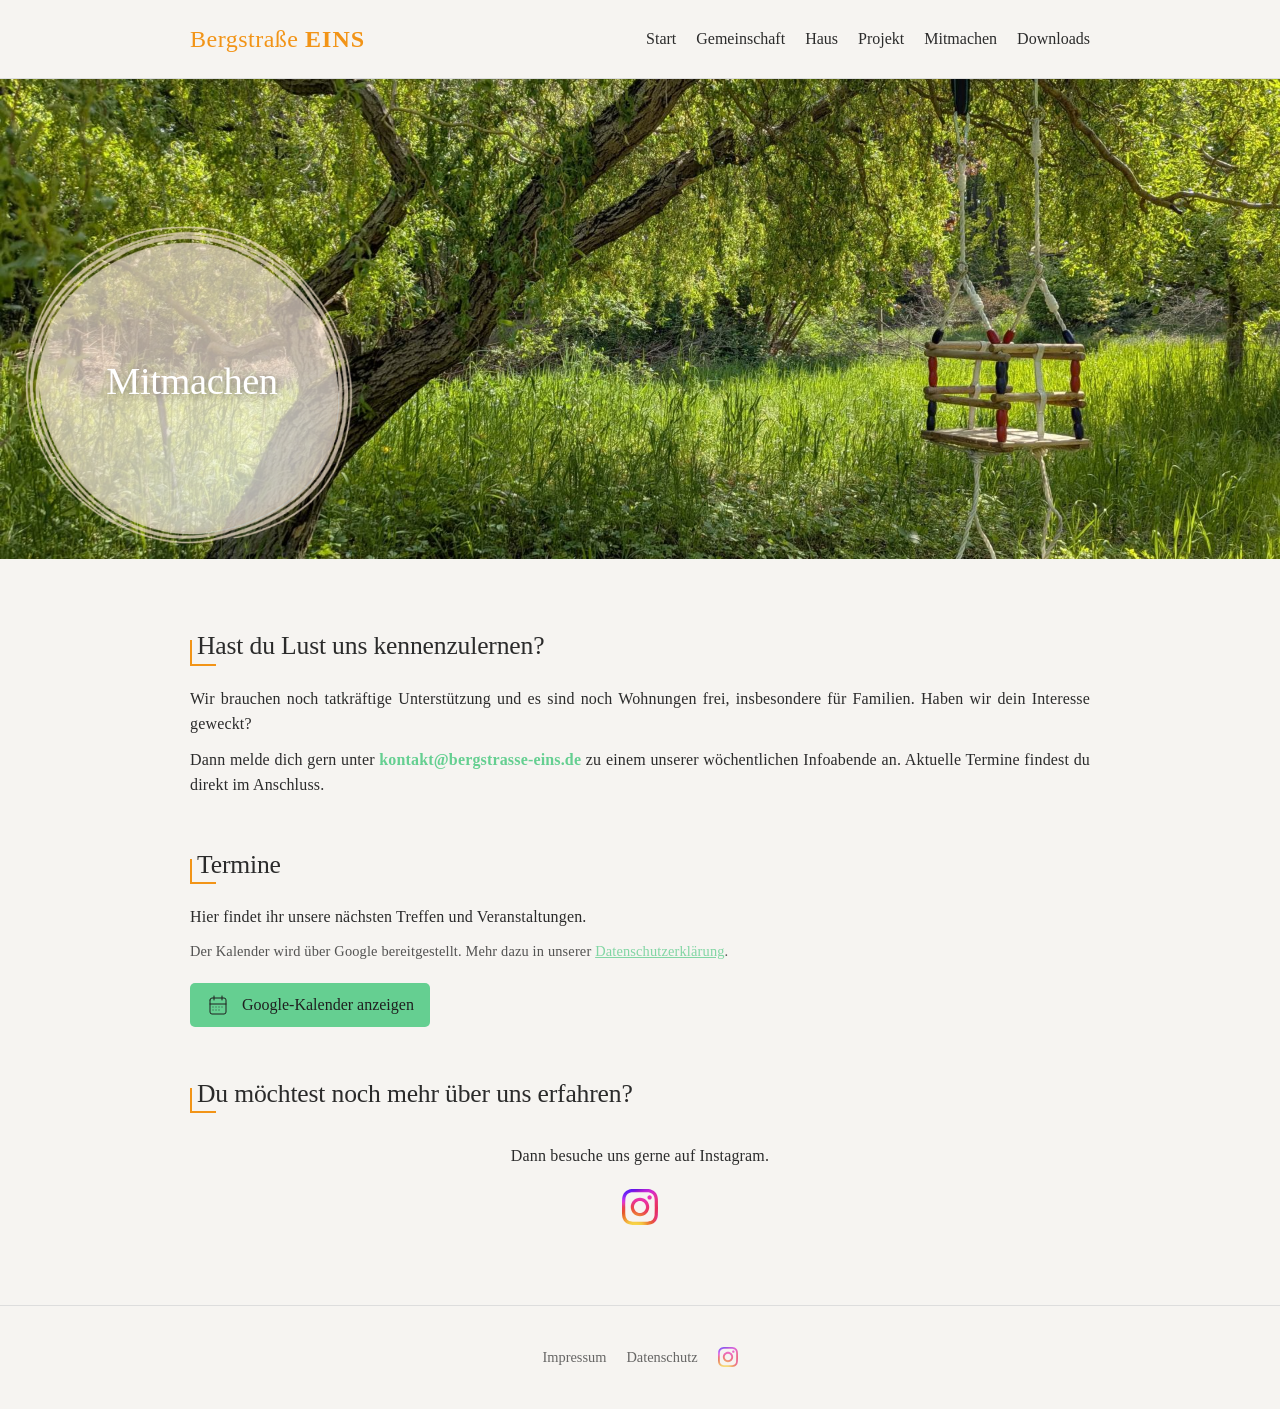
<file: mitmachen.html>
<!DOCTYPE html>
<html lang="de">
<head>
  <meta charset="UTF-8">
  <meta name="viewport" content="width=device-width, initial-scale=1.0">

<link rel="icon" type="image/svg+xml" href="favicon.svg">
  
  <title>Mitmachen – Bergstraße Eins</title>
  <link rel="stylesheet" href="style.css">
</head>

<body>

<div id="header"></div>


  <div class="page-banner">

  <picture>
    <source
      media="(max-width: 767px)"
      srcset="pictures/schaukel_mobile.jpg">

    <img
      src="pictures/schaukel_banner.jpg"
      alt="Bannerbild Das Haus">
  </picture>

  <div class="banner-overlay">

  <div class="banner-kreis-container">

    <img
      class="banner-kreis"
      src="pictures/circle500.png"
      alt="">

    <h1 class="banner-title">Mitmachen</h1>

    </div>
  </div>
</div>
  
<main class="container">

  <section class="intro">
    <h2>Hast du Lust uns kennenzulernen?</h2>
    <div class="cta-contact">
  <p>
    Wir brauchen noch tatkräftige Unterstützung und es sind noch Wohnungen frei, insbesondere für Familien. Haben wir dein Interesse geweckt?
  </p>

  <p>
    Dann melde dich gern unter 
    <a href="mailto:kontakt@bergstrasse-eins.de" class="cta-mail">
      kontakt@bergstrasse-eins.de
    </a> 
    zu einem unserer wöchentlichen Infoabende an. Aktuelle Termine findest du direkt im Anschluss.
  </p>
</div>
  </section>

  <!-- KALENDER -->
  <section>
    <h2>Termine</h2>

    <p>
      Hier findet ihr unsere nächsten Treffen und Veranstaltungen.
    </p>

      <p style="font-size: 0.9rem; opacity: 0.8;">
      Der Kalender wird über Google bereitgestellt. Mehr dazu in unserer 
      <a href="rechtliches.html#datenschutz">Datenschutzerklärung</a>.
      </p>

    <button class="btn" onclick="loadCalendar()">
  <svg xmlns="http://www.w3.org/2000/svg"
       width="24"
       height="24"
       viewBox="0 0 24 24"
       fill="none"
       stroke="currentColor"
       stroke-width="1"
       stroke-linecap="round"
       stroke-linejoin="round"
       aria-hidden="true">
    <path stroke="none" d="M0 0h24v24H0z" fill="none" />
    <path d="M4 7a2 2 0 0 1 2 -2h12a2 2 0 0 1 2 2v12a2 2 0 0 1 -2 2h-12a2 2 0 0 1 -2 -2v-12" />
    <path d="M16 3v4" />
    <path d="M8 3v4" />
    <path d="M4 11h16" />
    <path d="M7 14h.013" />
    <path d="M10.01 14h.005" />
    <path d="M13.01 14h.005" />
    <path d="M16.015 14h.005" />
    <path d="M13.015 17h.005" />
    <path d="M7.01 17h.005" />
    <path d="M10.01 17h.005" />
  </svg>
  <span>Google-Kalender anzeigen</span>
</button>

    <div id="calendar-container" style="margin-top:20px;"></div>
  </section>

  <h2>Du möchtest noch mehr über uns erfahren?</h2>
  <div class="instagram-cta">

  <p>Dann besuche uns gerne auf Instagram.</p>

  <a href="https://www.instagram.com/bergstrasse.eins/"
     target="_blank"
     rel="noopener noreferrer"
     aria-label="Bergstraße EINS auf Instagram">
    <img src="pictures/Instagram_Glyph_Gradient.svg"
         alt="Instagram"
         class="instagram-cta-icon">
  </a>

</div>

</main>

<script>
function loadCalendar() {
  const container = document.getElementById('calendar-container');
  const button = document.querySelector('.btn');

  container.innerHTML = `
    <iframe 
      src="https://calendar.google.com/calendar/embed?src=kontakt%40bergstrasse-eins.de&ctz=Europe%2FBerlin"
      style="border: 0; width: 100%; height: 600px;">
    </iframe>
  `;

  if (button) {
    button.style.display = 'none';
  }
} 
    
const burger = document.getElementById('burger');
const nav = document.getElementById('nav');

burger.addEventListener('click', () => {
  nav.classList.toggle('open');
});
</script>
 <div id="footer"></div>

 <script>
function loadHTML(id, file) {
  fetch(file)
    .then(response => response.text())
    .then(data => {
      document.getElementById(id).innerHTML = data;

      // Burger-Menü erst nach Laden aktivieren
      if (id === "header") {
        const burger = document.getElementById('burger');
        const nav = document.getElementById('nav');

        if (burger && nav) {
          burger.addEventListener('click', () => {
            nav.classList.toggle('open');
          });
        }
      }
    });
}

// Header & Footer laden
loadHTML("header", "header.html");
loadHTML("footer", "footer.html");
</script>

<!-- back to top -->
  <button id="back-to-top" aria-label="Nach oben">
    ↑
</button>
 <script>
const backToTop = document.getElementById("back-to-top");

window.addEventListener("scroll", () => {
    if (window.scrollY > 300) {
        backToTop.classList.add("visible");
    } else {
        backToTop.classList.remove("visible");
    }
});

backToTop.addEventListener("click", () => {
    window.scrollTo({
        top: 0,
        behavior: "smooth"
    });
});
</script>
 <!-- ende back to top -->  
  
</body>
</html>
</file>
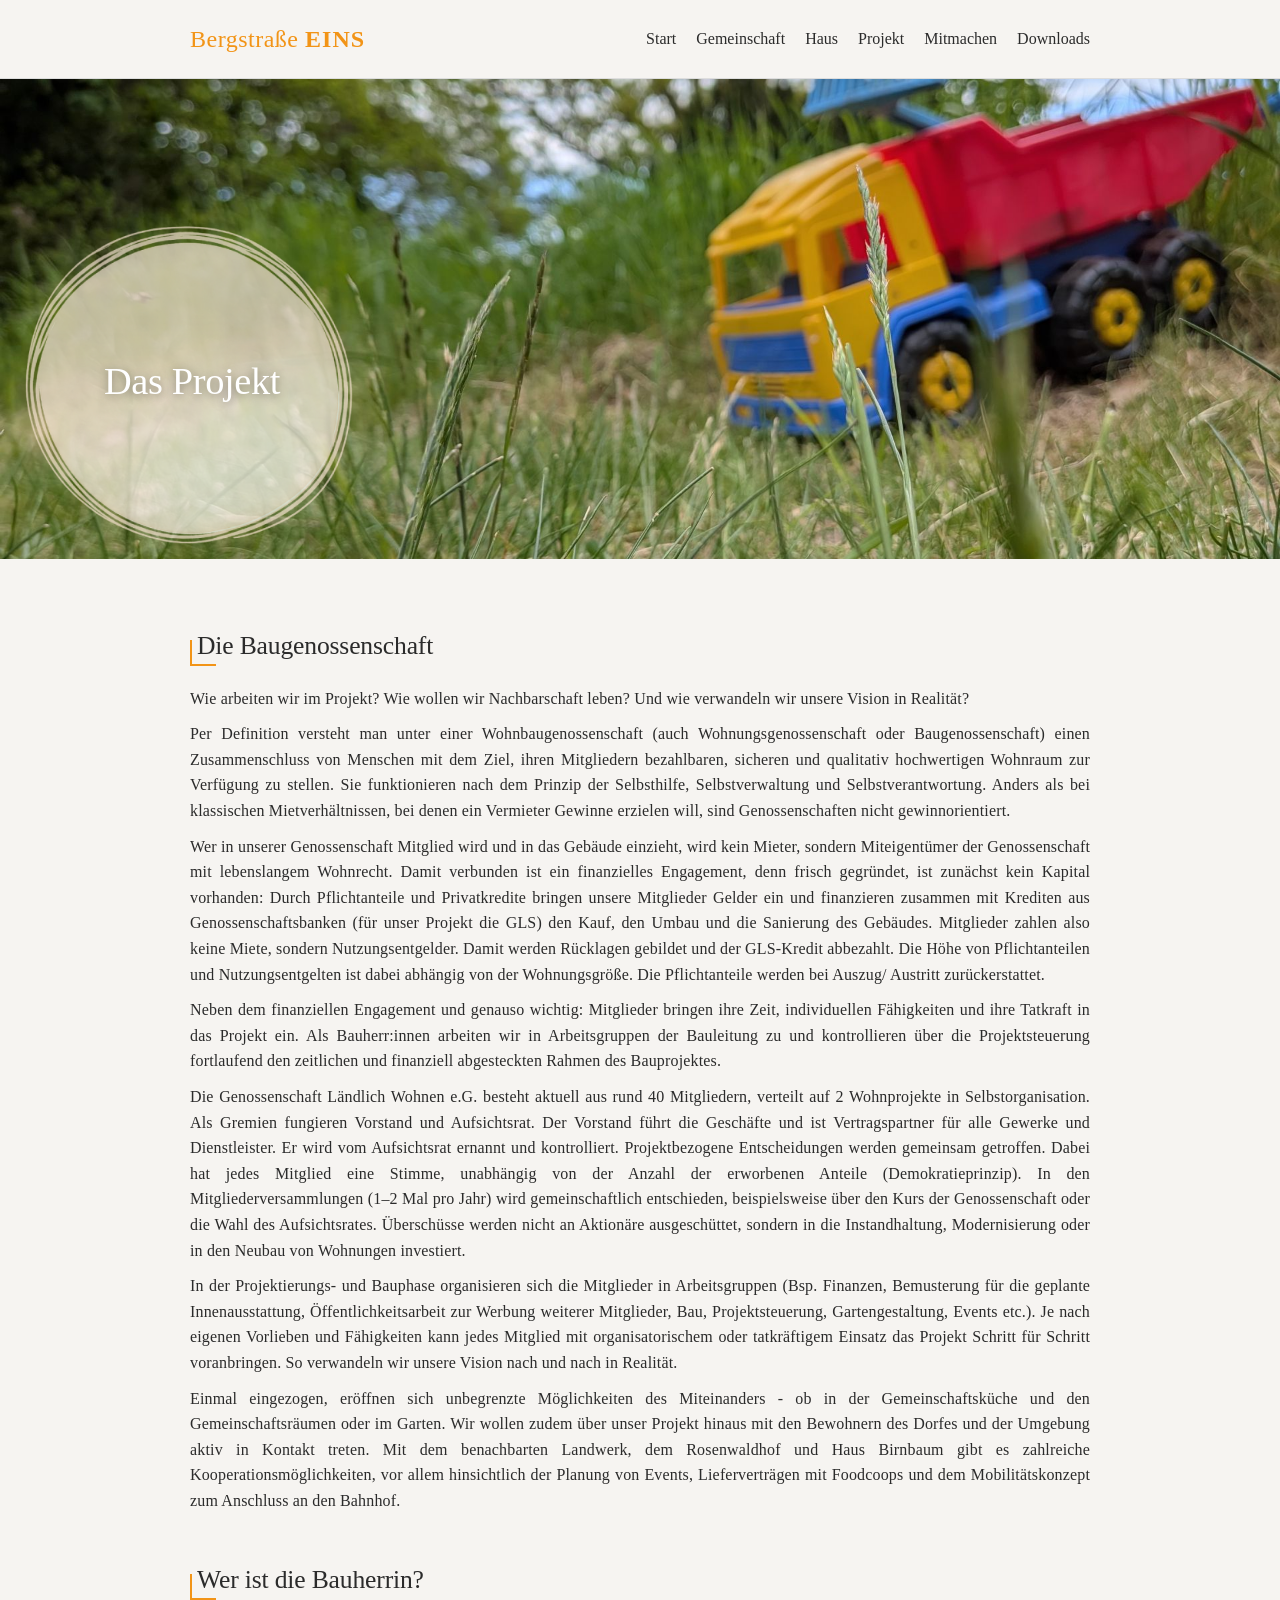
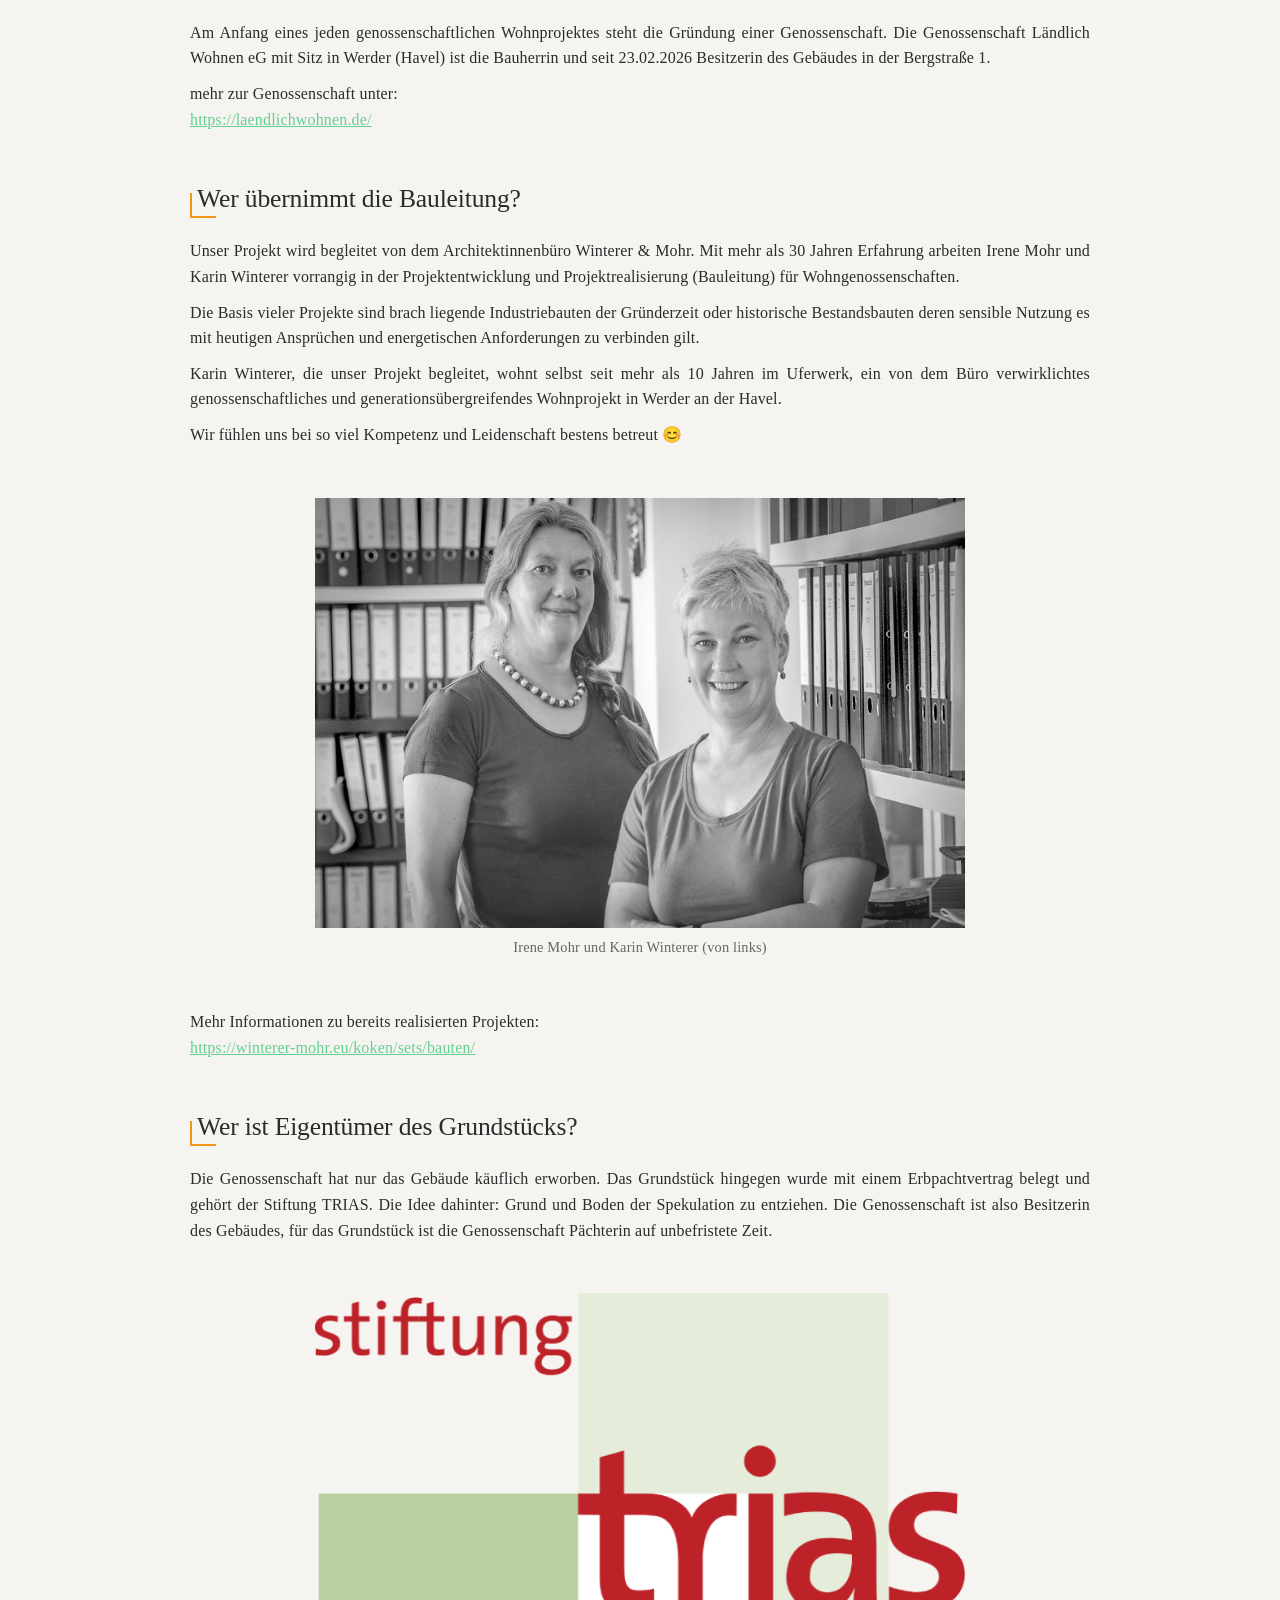
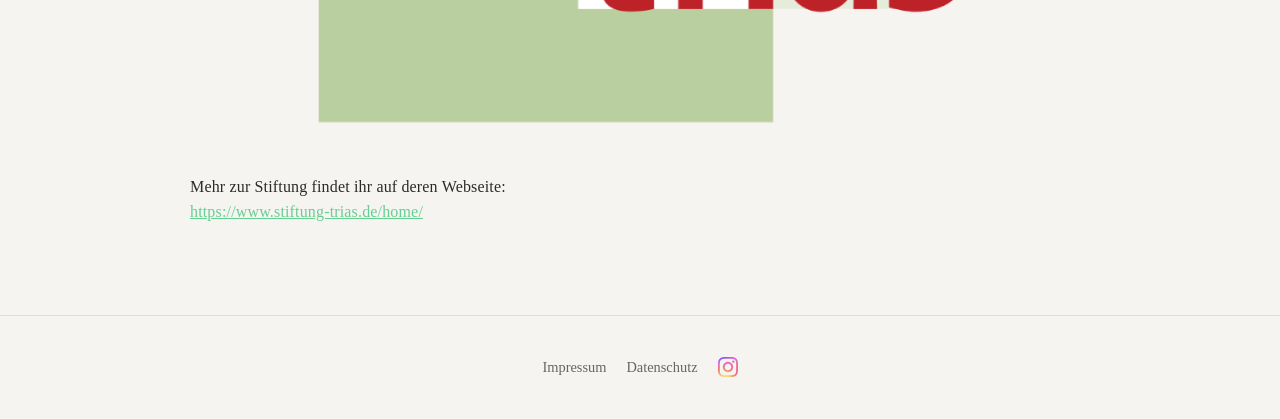
<file: projekt.html>
<!DOCTYPE html>
<html lang="de">
<head>
  <meta charset="UTF-8">
  <meta name="viewport" content="width=device-width, initial-scale=1.0">

<link rel="icon" type="image/svg+xml" href="favicon.svg">
  
  <title>Das Projekt – Bergstraße Eins</title>
  <link rel="stylesheet" href="style.css">
</head>

<body>

<div id="header"></div>


  <div class="page-banner">

  <picture>
    <source
      media="(max-width: 767px)"
      srcset="projekt_mobile.jpg">

    <img
      src="projekt_banners.jpg"
      alt="Bannerbild Das Haus">
  </picture>

  <div class="banner-overlay">

  <div class="banner-kreis-container">

    <img
      class="banner-kreis"
      src="pictures/circle500.png"
      alt="">

    <h1 class="banner-title">Das Projekt</h1>

    </div>
  </div>
</div>
  
<main class="container">

  
  <h2>Die Baugenossenschaft</h2>

  <p>
    Wie arbeiten wir im Projekt? Wie wollen wir Nachbarschaft leben? Und wie verwandeln wir unsere Vision in Realität?
  </p>

  <p>
    Per Definition versteht man unter einer Wohnbaugenossenschaft (auch Wohnungsgenossenschaft oder Baugenossenschaft) einen Zusammenschluss von Menschen mit dem Ziel, ihren Mitgliedern bezahlbaren, sicheren und qualitativ hochwertigen Wohnraum zur Verfügung zu stellen. Sie funktionieren nach dem Prinzip der Selbsthilfe, Selbstverwaltung und Selbstverantwortung. Anders als bei klassischen Mietverhältnissen, bei denen ein Vermieter Gewinne erzielen will, sind Genossenschaften nicht gewinnorientiert.
  </p>

  <p>
    Wer in unserer Genossenschaft Mitglied wird und in das Gebäude einzieht, wird kein Mieter, sondern Miteigentümer der Genossenschaft mit lebenslangem Wohnrecht. Damit verbunden ist ein finanzielles Engagement, denn frisch gegründet, ist zunächst kein Kapital vorhanden: Durch Pflichtanteile und Privatkredite bringen unsere Mitglieder Gelder ein und finanzieren zusammen mit Krediten aus Genossenschaftsbanken (für unser Projekt die GLS) den Kauf, den Umbau und die Sanierung des Gebäudes. Mitglieder zahlen also keine Miete, sondern Nutzungsentgelder. Damit werden Rücklagen gebildet und der GLS-Kredit abbezahlt. Die Höhe von Pflichtanteilen und Nutzungsentgelten ist dabei abhängig von der Wohnungsgröße. Die Pflichtanteile werden bei Auszug/ Austritt zurückerstattet.
  </p>

  <p>
    Neben dem finanziellen Engagement und genauso wichtig: Mitglieder bringen ihre Zeit, individuellen Fähigkeiten und ihre Tatkraft in das Projekt ein. Als Bauherr:innen arbeiten wir in Arbeitsgruppen der Bauleitung zu und kontrollieren über die Projektsteuerung fortlaufend den zeitlichen und finanziell abgesteckten Rahmen des Bauprojektes.
  </p>

  <p>
    Die Genossenschaft Ländlich Wohnen e.G. besteht aktuell aus rund 40 Mitgliedern, verteilt auf 2 Wohnprojekte in Selbstorganisation. Als Gremien fungieren Vorstand und Aufsichtsrat. Der Vorstand führt die Geschäfte und ist Vertragspartner für alle Gewerke und Dienstleister. Er wird vom Aufsichtsrat ernannt und kontrolliert. Projektbezogene Entscheidungen werden gemeinsam getroffen. Dabei hat jedes Mitglied eine Stimme, unabhängig von der Anzahl der erworbenen Anteile (Demokratieprinzip). In den Mitgliederversammlungen (1–2 Mal pro Jahr) wird gemeinschaftlich entschieden, beispielsweise über den Kurs der Genossenschaft oder die Wahl des Aufsichtsrates. Überschüsse werden nicht an Aktionäre ausgeschüttet, sondern in die Instandhaltung, Modernisierung oder in den Neubau von Wohnungen investiert.
  </p>

  <p>
    In der Projektierungs- und Bauphase organisieren sich die Mitglieder in Arbeitsgruppen (Bsp. Finanzen, Bemusterung für die geplante Innenausstattung, Öffentlichkeitsarbeit zur Werbung weiterer Mitglieder, Bau, Projektsteuerung, Gartengestaltung, Events etc.). Je nach eigenen Vorlieben und Fähigkeiten kann jedes Mitglied mit organisatorischem oder tatkräftigem Einsatz das Projekt Schritt für Schritt voranbringen. So verwandeln wir unsere Vision nach und nach in Realität.
  </p>

  <p>
    Einmal eingezogen, eröffnen sich unbegrenzte Möglichkeiten des Miteinanders - ob in der Gemeinschaftsküche und den Gemeinschaftsräumen oder im Garten. Wir wollen zudem über unser Projekt hinaus mit den Bewohnern des Dorfes und der Umgebung aktiv in Kontakt treten. Mit dem benachbarten Landwerk, dem Rosenwaldhof und Haus Birnbaum gibt es zahlreiche Kooperationsmöglichkeiten, vor allem hinsichtlich der Planung von Events, Lieferverträgen mit Foodcoops und dem Mobilitätskonzept zum Anschluss an den Bahnhof.
  </p>


  <h2>Wer ist die Bauherrin?</h2>

  <p>
    Am Anfang eines jeden genossenschaftlichen Wohnprojektes steht die Gründung einer Genossenschaft. Die Genossenschaft Ländlich Wohnen eG mit Sitz in Werder (Havel) ist die Bauherrin und seit 23.02.2026 Besitzerin des Gebäudes in der Bergstraße 1.
  </p>

  <p>
    mehr zur Genossenschaft unter:
    <br>
    <a href="https://laendlichwohnen.de/" target="_blank">
      https://laendlichwohnen.de/
    </a>
  </p>


  <h2>Wer übernimmt die Bauleitung?</h2>

  <p>
    Unser Projekt wird begleitet von dem Architektinnenbüro Winterer & Mohr. Mit mehr als 30 Jahren Erfahrung arbeiten Irene Mohr und Karin Winterer vorrangig in der Projektentwicklung und Projektrealisierung (Bauleitung) für Wohngenossenschaften.
  </p>

  <p>
    Die Basis vieler Projekte sind brach liegende Industriebauten der Gründerzeit oder historische Bestandsbauten deren sensible Nutzung es mit heutigen Ansprüchen und energetischen Anforderungen zu verbinden gilt.
  </p>

  <p>
    Karin Winterer, die unser Projekt begleitet, wohnt selbst seit mehr als 10 Jahren im Uferwerk, ein von dem Büro verwirklichtes genossenschaftliches und generationsübergreifendes Wohnprojekt in Werder an der Havel.
  </p>

  <p>
    Wir fühlen uns bei so viel Kompetenz und Leidenschaft bestens betreut 😊
  </p>
      <div class="content-photo">
          <img src="W&M_529x799.jpg" alt="Architektinnen Winterer und Mohr">
            <p class="image-caption">
              Irene Mohr und Karin Winterer (von links)
            </p>
      </div>
  <p>
    Mehr Informationen zu bereits realisierten Projekten:
    <br>
    <a href="https://winterer-mohr.eu/koken/sets/bauten/" target="_blank">
      https://winterer-mohr.eu/koken/sets/bauten/
    </a>
  </p>


  <h2>Wer ist Eigentümer des Grundstücks?</h2>

  <p>
    Die Genossenschaft hat nur das Gebäude käuflich erworben. Das Grundstück hingegen wurde mit einem Erbpachtvertrag belegt und gehört der Stiftung TRIAS. Die Idee dahinter: Grund und Boden der Spekulation zu entziehen. Die Genossenschaft ist also Besitzerin des Gebäudes, für das Grundstück ist die Genossenschaft Pächterin auf unbefristete Zeit.
  </p>
  
   <div class="content-photo">
          <img src="Logo-Stiftung-Trias_529x799.png" alt="Trias_Logo">
      </div>

  <p>
    Mehr zur Stiftung findet ihr auf deren Webseite:
    <br>
    <a href="https://www.stiftung-trias.de/home/" target="_blank">
      https://www.stiftung-trias.de/home/
    </a>
  </p>

</main>

<div id="footer"></div>

<script>
function loadHTML(id, file) {
  fetch(file)
    .then(response => response.text())
    .then(data => {
      document.getElementById(id).innerHTML = data;

      if (id === "header") {
        const burger = document.getElementById('burger');
        const nav = document.getElementById('nav');

        if (burger && nav) {
          burger.addEventListener('click', () => {
            nav.classList.toggle('open');
          });
        }
      }
    });
}

loadHTML("header", "header.html");
loadHTML("footer", "footer.html");
</script>

<!-- back to top -->
  <button id="back-to-top" aria-label="Nach oben">
    ↑
</button>
 <script>
const backToTop = document.getElementById("back-to-top");

window.addEventListener("scroll", () => {
    if (window.scrollY > 300) {
        backToTop.classList.add("visible");
    } else {
        backToTop.classList.remove("visible");
    }
});

backToTop.addEventListener("click", () => {
    window.scrollTo({
        top: 0,
        behavior: "smooth"
    });
});
</script>
 <!-- ende back to top -->  

</body>
</html>
</file>
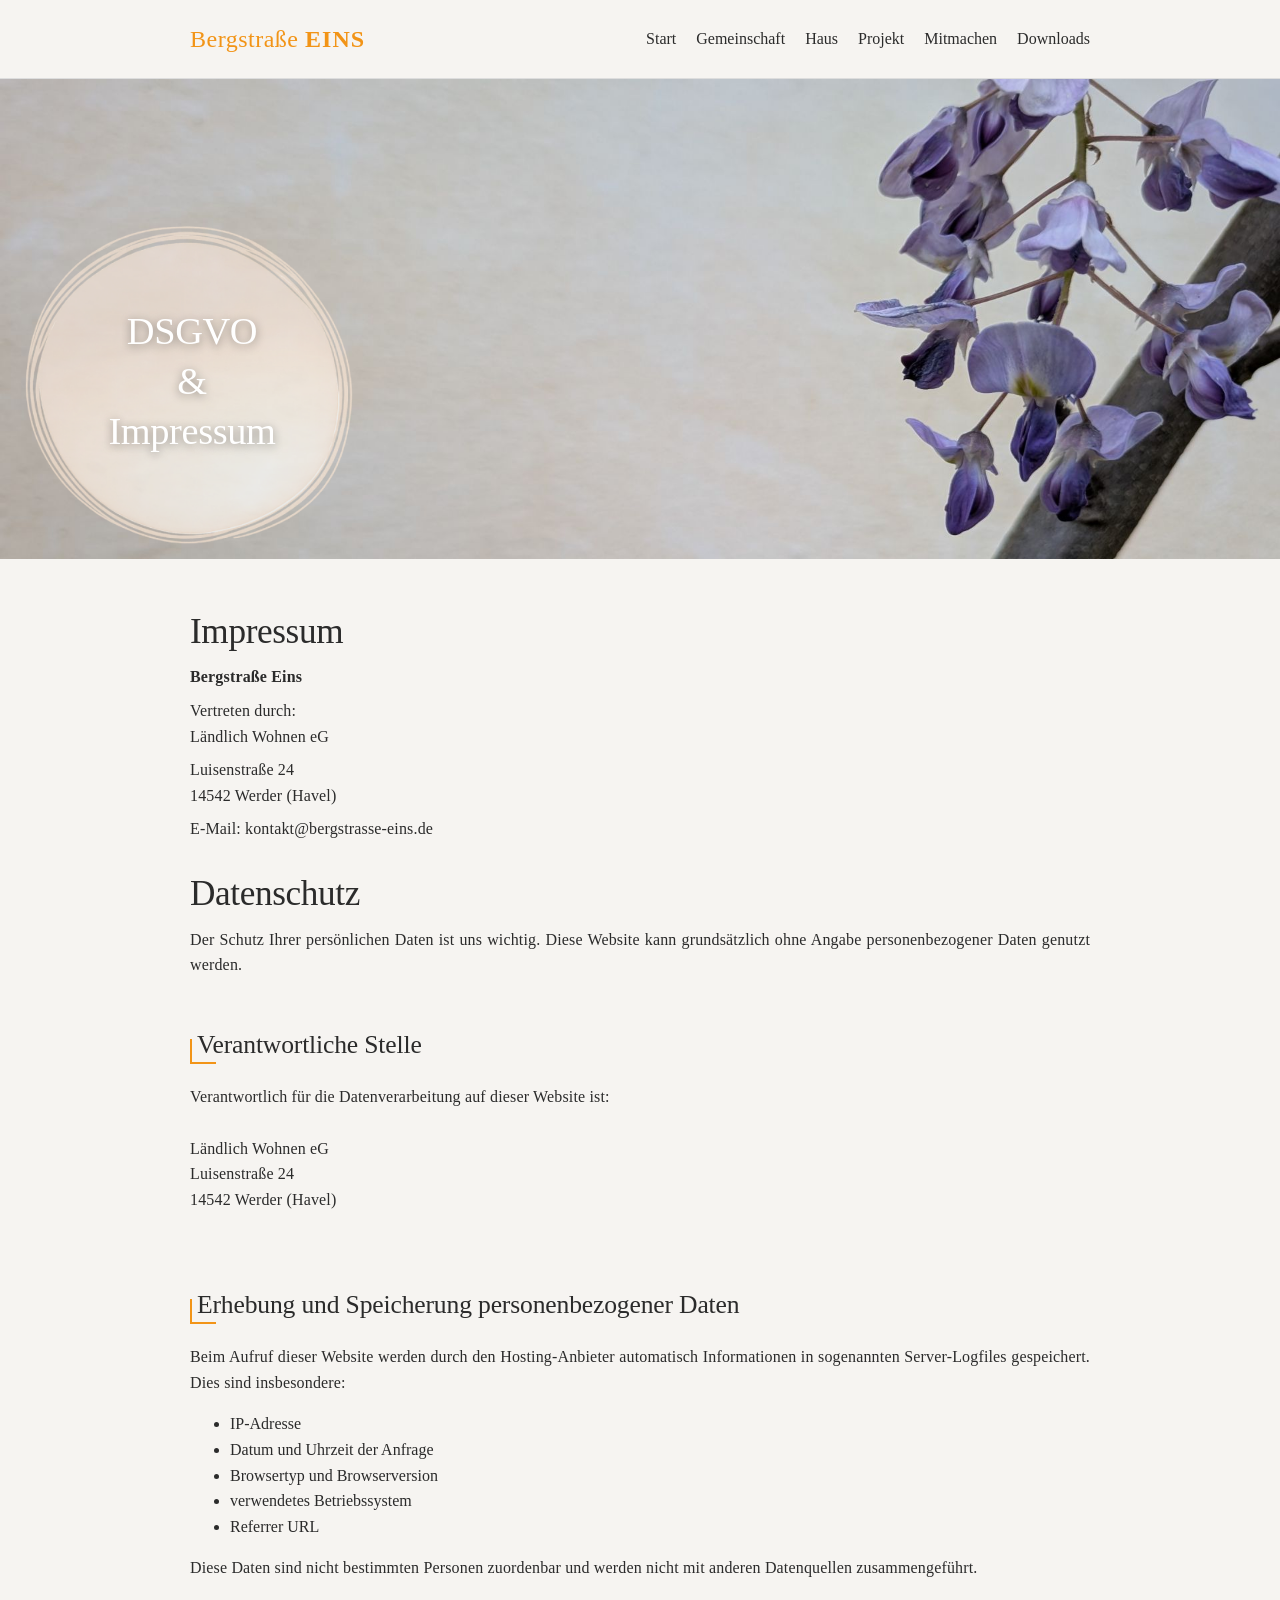
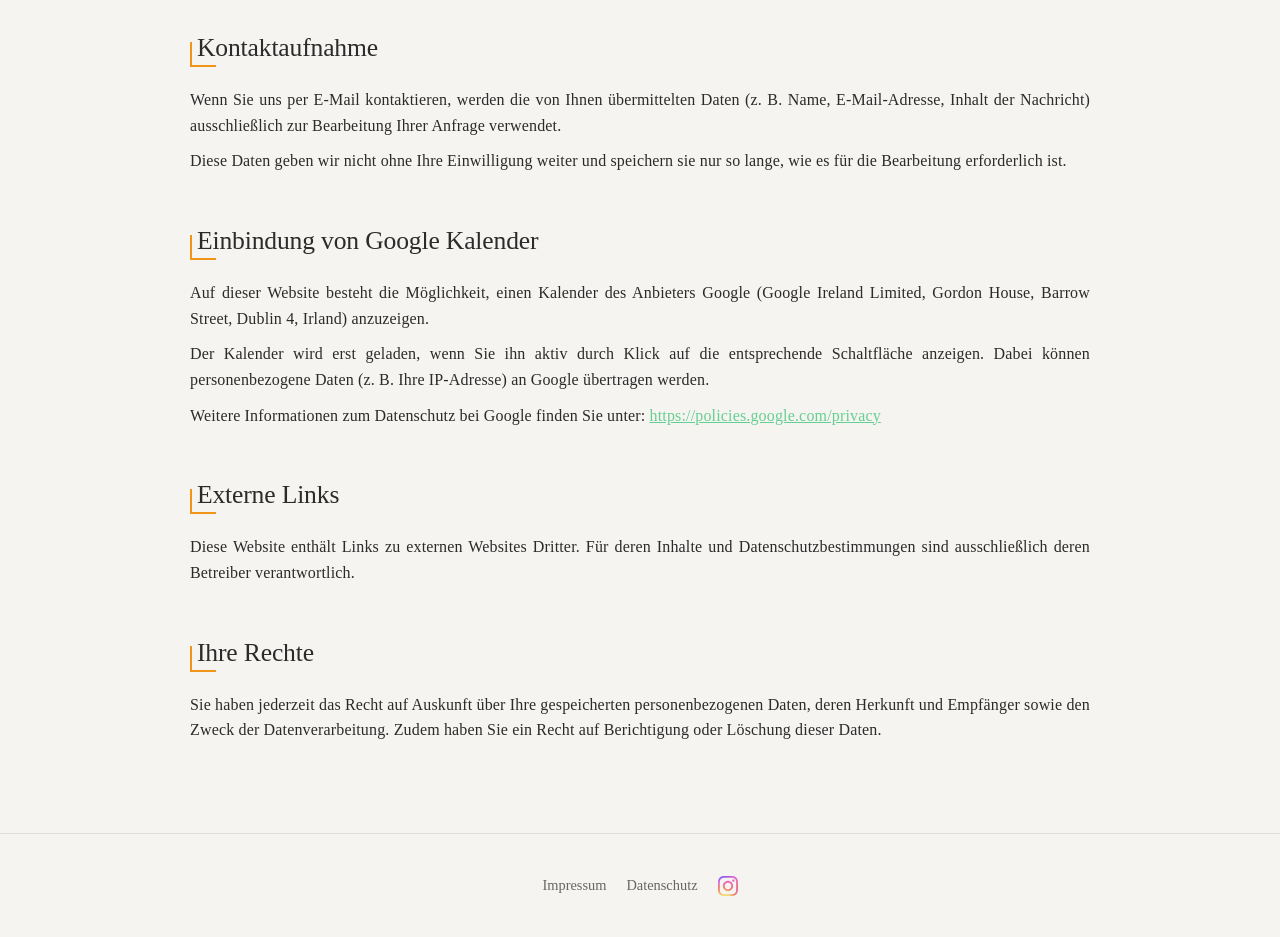
<file: rechtliches.html>
<!DOCTYPE html>
<html lang="de">
<head>
  <meta charset="UTF-8">
  <meta name="viewport" content="width=device-width, initial-scale=1.0">

<link rel="icon" type="image/svg+xml" href="favicon.svg">
  
  <title>Rechtliches – Bergstraße Eins</title>
  <link rel="stylesheet" href="style.css">
</head>

<body>

<div id="header"></div>

<div class="page-banner">

  <picture>
    <source
      media="(max-width: 767px)"
      srcset="lila_mobile.jpg">

    <img
      src="lila_banners.jpg"
      alt="Bannerbild Das Haus">
  </picture>

  <div class="banner-overlay">

  <div class="banner-kreis-container">

    <img
      class="banner-kreis"
      src="pictures/circle500.png"
      alt="">

    <h1 class="banner-title">DSGVO<br>&<br>Impressum</h1>

    </div>
  </div>
</div>
  
<main class="container">

  <section id="impressum">
    <h1>Impressum</h1>

  <p><strong>Bergstraße Eins</strong></p>

  <p>
    Vertreten durch:<br>
    Ländlich Wohnen eG
  </p>

  <p>
    Luisenstraße 24<br>
    14542 Werder (Havel)
  </p>

  <p>
    E-Mail: kontakt@bergstrasse-eins.de
      </p>
  </section>

  <section id="datenschutz">
  <h1>Datenschutz</h1>

  <p>
    Der Schutz Ihrer persönlichen Daten ist uns wichtig. Diese Website kann grundsätzlich ohne Angabe personenbezogener Daten genutzt werden.
  </p>

  <h2>Verantwortliche Stelle</h2>
  <p>
    Verantwortlich für die Datenverarbeitung auf dieser Website ist:<br><br>

    Ländlich Wohnen eG<br>
    Luisenstraße 24<br>
    14542 Werder (Havel)<br><br>
  </p>

  <h2>Erhebung und Speicherung personenbezogener Daten</h2>
  <p>
    Beim Aufruf dieser Website werden durch den Hosting-Anbieter automatisch Informationen in sogenannten Server-Logfiles gespeichert. Dies sind insbesondere:
  </p>
  <ul>
    <li>IP-Adresse</li>
    <li>Datum und Uhrzeit der Anfrage</li>
    <li>Browsertyp und Browserversion</li>
    <li>verwendetes Betriebssystem</li>
    <li>Referrer URL</li>
  </ul>
  <p>
    Diese Daten sind nicht bestimmten Personen zuordenbar und werden nicht mit anderen Datenquellen zusammengeführt.
  </p>

  <h2>Kontaktaufnahme</h2>
  <p>
    Wenn Sie uns per E-Mail kontaktieren, werden die von Ihnen übermittelten Daten (z. B. Name, E-Mail-Adresse, Inhalt der Nachricht) ausschließlich zur Bearbeitung Ihrer Anfrage verwendet.
  </p>
  <p>
    Diese Daten geben wir nicht ohne Ihre Einwilligung weiter und speichern sie nur so lange, wie es für die Bearbeitung erforderlich ist.
  </p>

  <h2>Einbindung von Google Kalender</h2>
  <p>
    Auf dieser Website besteht die Möglichkeit, einen Kalender des Anbieters Google (Google Ireland Limited, Gordon House, Barrow Street, Dublin 4, Irland) anzuzeigen.
  </p>
  <p>
    Der Kalender wird erst geladen, wenn Sie ihn aktiv durch Klick auf die entsprechende Schaltfläche anzeigen. Dabei können personenbezogene Daten (z. B. Ihre IP-Adresse) an Google übertragen werden.
  </p>
  <p>
    Weitere Informationen zum Datenschutz bei Google finden Sie unter:
    <a href="https://policies.google.com/privacy" target="_blank">
      https://policies.google.com/privacy
    </a>
  </p>

  <h2>Externe Links</h2>
  <p>
    Diese Website enthält Links zu externen Websites Dritter. Für deren Inhalte und Datenschutzbestimmungen sind ausschließlich deren Betreiber verantwortlich.
  </p>

  <h2>Ihre Rechte</h2>
  <p>
    Sie haben jederzeit das Recht auf Auskunft über Ihre gespeicherten personenbezogenen Daten, deren Herkunft und Empfänger sowie den Zweck der Datenverarbeitung. Zudem haben Sie ein Recht auf Berichtigung oder Löschung dieser Daten.
  </p>

</section>

  
</main>
  
<script>
/* ===== OpenStreetMap laden ===== */
function loadMap() {
  const container = document.getElementById('map-container');
  const button = document.getElementById('map-btn');

  if (!container) return;

  container.innerHTML = `
    <iframe 
      src="https://www.openstreetmap.org/export/embed.html?bbox=12.721878,52.438880,12.741878,52.448880&layer=mapnik&marker=52.443880,12.731878"
      style="border: 0; width: 100%; height: 400px;">
    </iframe>
  `;

  if (button) {
    button.style.display = 'none';
  }
}

/* ===== Burger-Menü ===== */
const burger = document.getElementById('burger');
const nav = document.getElementById('nav');

if (burger && nav) {
  burger.addEventListener('click', () => {
    nav.classList.toggle('open');
  });
}
</script>

   <div id="footer"></div>
  
   
  <script>
function loadHTML(id, file) {
  fetch(file)
    .then(response => response.text())
    .then(data => {
      document.getElementById(id).innerHTML = data;

      // Burger-Menü erst nach Laden aktivieren
      if (id === "header") {
        const burger = document.getElementById('burger');
        const nav = document.getElementById('nav');

        if (burger && nav) {
          burger.addEventListener('click', () => {
            nav.classList.toggle('open');
          });
        }
      }
    });
}

// Header & Footer laden
loadHTML("header", "header.html");
loadHTML("footer", "footer.html");
</script>

<!-- back to top -->
  <button id="back-to-top" aria-label="Nach oben">
    ↑
</button>
 <script>
const backToTop = document.getElementById("back-to-top");

window.addEventListener("scroll", () => {
    if (window.scrollY > 300) {
        backToTop.classList.add("visible");
    } else {
        backToTop.classList.remove("visible");
    }
});

backToTop.addEventListener("click", () => {
    window.scrollTo({
        top: 0,
        behavior: "smooth"
    });
});
</script>
 <!-- ende back to top -->

</body>
</html>
</file>
<file: style.css>
/* Basis */

body {
  margin: 0;
  font-family: Superclarendon, 'Bookman Old Style', 'URW Bookman',
               'URW Bookman L', 'Georgia Pro', Georgia, serif;
  background: #f6f4f1;
  color: #2b2b2b;
  line-height: 1.6;
  font-weight: 400;
}

/* Container */

.container {
  max-width: 720px;
  margin: 0 auto;
  padding: 20px;
}

/* Header */

.header {
  border-bottom: 1px solid #ddd;
}

.header-inner {
  display: flex;
  justify-content: space-between;
  align-items: center;
  padding-bottom: 20px;
}

.logo {
  font-weight: 400;
  color: #f29417;
  letter-spacing: 0.5px;
  font-size: 1.5rem;
}

.logo span {
  font-weight: 700;
  letter-spacing: 1px;
}

.logo a {
  text-decoration: none;
  color: inherit;
}

.intro {
  margin-top: 40px;
}

/* Navigation */

.nav {
  display: none;
  flex-direction: column;
  gap: 10px;
}

.nav.open {
  display: flex;
}

.nav a {
  text-decoration: none;
  color: #2b2b2b;
}

.nav a.active {
    color: #65cf91;
}

/* Footer */

.footer {
  margin-top: 60px;
  padding: 20px 0;
  border-top: 1px solid #ddd;
  font-size: 0.9rem;
}

.footer-inner {
  display: flex;
  justify-content: center;
  align-items: center;
  gap: 20px;
  flex-wrap: nowrap;
}

.footer a {
  text-decoration: none;
  color: #2b2b2b;
  opacity: 0.7;
}

.footer a:hover {
  opacity: 1;
}

.instagram-icon {
  width: 20px;
  height: 20px;
  display: block;
}

/* Burger */

.burger {
  background: none;
  border: none;
  font-size: 20px;
  cursor: pointer;
}

/* Typography */

h1 {
  font-size: 2.2rem;
  font-weight: 300;
  line-height: 1.3;
  letter-spacing: -0.01em;
  margin-bottom: 10px;
}

h2 {
  margin-top: 50px;
  margin-bottom: 20px;
  font-weight: 300;
  line-height: 1.3;
  letter-spacing: -0.01rem;
  font-size: 1.6rem;

  position: relative;
  padding-left: 7px;
  padding-bottom: 3px;
}

h2::before {
  content: "";
  position: absolute;
  left: 0;
  bottom: 0;
  width: 2px;
  height: 1.6rem;
  background: #f29417;
}

h2::after {
  content: "";
  position: absolute;
  left: 0;
  bottom: 0;
  width: 1.6rem;
  height: 2px;
  background: #f29417;
}

h3 {
  margin-top: 40px;
  font-weight: 300;
  line-height: 1.3;
  letter-spacing: -0.01rem;
  font-size: 1.6rem;
}

p {
  margin-top: 0;
  margin-bottom: 10px;
  letter-spacing: 0.01rem;
  font-weight: 300;
  text-align: justify;
}

/* Button */

.btn {
  display: inline-flex;
  align-items: center;
  gap: 12px;
  margin-top: 10px;
  padding: 10px 16px;
  background: #65cf91;
  color: #1f1f1f;
  text-decoration: none;
  font-weight: 400;
  border-radius: 5px;
  transition: background 0.2s ease;
  border: none;
  font-family: inherit;
  font-size: inherit;
  cursor: pointer;
}

.btn:hover {
  background: #57b97f;
  color: #1f1f1f;
}

a {
  color: #65cf91;
}

a:hover {
  color: #57b97f;
}

/* Desktop */

@media (min-width: 768px) {

    .container {
      max-width: 900px;
    }

    .nav {
      display: flex;
      flex-direction: row;
      gap: 20px;
    }

    .burger {
    display: none;
    }

    #impressum p {
    margin-bottom: 8px;
    }
}


/* ========================= */
/* Startseite Erweiterungen  */
/* ========================= */


.intro-buttons {
  margin-top: 30px;
  display: flex;
  flex-direction: column;
  gap: 24px;
}

.intro-item {
  display: flex;
  flex-direction: column;
  justify-content: flex-start;
}

.intro-item .btn {
  display: grid;
  grid-template-columns: 55px 1fr;
  align-items: center;
  width: 250px;
  min-height: 48px;
  box-sizing: border-box;
  padding: 0 18px 0 8px;
  text-align: left;
  font-weight: 400;
}

.intro-item .btn svg {
  width: 21px;
  height: 21px;
  justify-self: center;
}

.intro-item .btn span {
  padding-left: 16px;
}

/* Text leicht kompakter */
.intro-item p {
  margin-top: 8px;
  font-size: 0.95rem;
  opacity: 0.85;
  max-width: 480px;
}

/* Desktop */
@media (min-width: 768px) {
  .intro-buttons {
    flex-direction: row;
    flex-wrap: wrap;
    gap: 40px;
  }

  .intro-item {
    width: calc(50% - 20px);
  }
}

/* Mobil */
@media (max-width: 767px) {
  .intro-item {
    align-items: center;
    text-align: center;
  }

  .intro-item .btn {
    width: 250px;
  }
}

/* text mobil im blocksatz */
@media (max-width: 767px) {
  p {
    text-align: justify;
  }

  li {
    text-align: left;
  }
}

#map-btn {
  display: grid;
  grid-template-columns: 55px 1fr;
  align-items: center;
  width: 250px;
  min-height: 48px;
  box-sizing: border-box;
  padding: 0 18px 0 8px;
  text-align: left;
  font-weight: 400;
}

#map-btn svg {
  width: 21px;
  height: 21px;
  justify-self: center;
}

#map-btn span {
  padding-left: 16px;
}

/* Zitate */
.quote {
  margin-top: 40px;
  padding-left: 20px;
  border-left: 3px solid #65cf91;
}

.quote p:first-child {
  font-style: italic;
}

.quote-author {
  margin-top: 10px;
  font-size: 0.9rem;
  opacity: 0.7;
  font-style: normal;
}

/* Kontaktfeld */
.cta-contact {
  margin-top: 0px;
}

.cta-mail {
  color: #65cf91;
  font-weight: 600;
  text-decoration: none;
}

.cta-mail:hover {
  text-decoration: underline;
}
/* =========================
   Banner
========================= */

.page-banner {
  width: 100%;
  position: relative;
}

.page-banner picture {
  width: 100%;
  display: block;
}

.page-banner picture img {
  width: 100%;
  height: auto;
  display: block;
}


/* =========================
   Overlay
========================= */

.banner-overlay {
  position: absolute;
  inset: 0;
  z-index: 2;
}


/* =========================
   Kreis + Titel
========================= */

.banner-kreis-container {
  position: absolute;

  height: 80%;
  aspect-ratio: 1 / 1;

  left: 15%;
  top: 63%;

  transform: translate(-50%, -50%);

  /* Bezugspunkt für die Schriftgröße */
  container-type: inline-size;
}


/* =========================
   Kreis
========================= */

.banner-kreis {
  position: absolute;

  width: 100%;
  height: 100%;

  opacity: 0.7;
}


/* =========================
   Titel
========================= */

.banner-title {
  position: absolute;

  left: 50%;
  top: 50%;

  transform: translate(-50%, -50%);

  z-index: 3;

  width: 90%;
  margin: 0;

  color: white;

  /* Schriftgröße relativ zur Kreisgröße */
  font-size: 10cqw;

  text-align: center;

  text-shadow: 0 2px 10px rgba(0,0,0,0.4);
}


/* =========================
   Mobile
========================= */

@media (max-width: 767px) {

  .banner-kreis-container {
    left: 27%;
    top: 63%;
  }

}

/* =========================
   Bilder
========================= */

 .vision-image {
  margin: 40px 0;
}

.vision-image img {
  width: 100%;
  display: block;
 }

.content-photo {
  margin: 50px auto;
  max-width: 650px;
}

.content-photo img {
  width: 100%;
  display: block;
}


.historic-photo {
  margin: 50px auto;
  text-align: center;
}

.historic-photo img {
  max-width: 100%;
  width: 436px;
  display: block;
  margin: 0 auto;
}
.image-caption {
  margin-top: 8px;
  font-size: 0.9rem;
  color: #666;
  text-align: center;
}

/* =========================
   Downloadbereich: Karten
========================= */

.download-card {
    margin: 40px 0;
    padding-bottom: 30px;
    border-bottom: 1px solid #ddd;
}

.download-card:last-child {
    border-bottom: none;
}

.download-card h2 {
    margin-top: 0;
    margin-bottom: 10px;
    font-size: 1.25rem;
}

.download-card h2::before {
    content: "\1F4C4\00A0";
}

.download-card p {
    margin-bottom: 20px;
}

.download-card .btn {
    margin-top: 0;
}

/* =========================
   Layout Bewohnerbilder Quotes
========================= */
.bewohnerbild {
    width: 200px;
    height: 200px;
    border-radius: 50%;
    object-fit: cover;
    object-position: center 25%;
    display: block;
    margin: 0 auto 20px auto;
}

@media (max-width: 767px) {
    .bewohnerbild {
        width: 160px;
        height: 160px;
    }
}


/* =========================
   News
========================= */

/* News */

#news-list {
  margin-top: 3rem;
}

.news-entry {
  display: grid;
  grid-template-columns: 40% minmax(0, 1fr);
  gap: 3rem;

  background: #fff;
  border-radius: 12px;

  padding: 1.5rem;
  margin-bottom: 0rem;
}

.news-entry:last-child {
  margin-bottom: 0;
}

.news-image {
  display: block;
  width: 100%;
  aspect-ratio: 4 / 3;
  object-fit: cover;
  border-radius: 8px;
}

.news-content {
  min-width: 0;
  align-self: start;
}

.news-entry h3 {
  margin: 0 0 0.35rem 0;
  font-size: 1.6rem;
  font-weight: 300;
  line-height: 1.3;
  letter-spacing: -0.01rem;
}

.news-date {
  margin: 0 0 4rem 0;
  font-size: 0.78rem;
  letter-spacing: 0.08em;
  opacity: 0.6;
  display: flex;
  align-items: center;
  gap: 0.5rem;
}

.news-date::before {
  content: "";
  width: 6px;
  height: 6px;
  background: #65cf91;
  border-radius: 50%;
  flex-shrink: 0;
}

.news-text {
  margin: 0;
  line-height: 1.6;
}


/* Smartphone */

@media (max-width: 767px) {

  .news-entry {
    display: flex;
    flex-direction: column;
    gap: 1.2rem;

    padding: 1.2rem;
  }

  .news-content {
  order: 1;
  align-self: stretch;
}

  .news-image {
    order: 2;
    width: 100%;
    aspect-ratio: 4 / 3;
  }

}

/* =========================
   News-Divider
========================= */
.news-divider {
  position: relative;
  width: 4px;
  height: 4px;
  margin: 15px auto;
  background: #f29417;
  border-radius: 50%;
}

.news-divider::before,
.news-divider::after {
  content: "";
  position: absolute;
  top: 0;
  width: 4px;
  height: 4px;
  background: #f29417;
  border-radius: 50%;
}

.news-divider::before {
  left: -14px;
}

.news-divider::after {
  left: 14px;
}

/* =========================
   nach-oben-button
========================= */
#back-to-top {
    position: fixed;
    right: 20px;
    bottom: 20px;
    width: 48px;
    height: 48px;

    border: none;
    border-radius: 50%;
    background-color: #65cf91;
    color: white;

    font-size: 24px;
    font-weight: bold;
    line-height: 1;
    cursor: pointer;

    display: flex;
    align-items: center;
    justify-content: center;

    opacity: 0;
    visibility: hidden;
    transform: translateY(10px);

    transition: opacity 0.25s ease,
                visibility 0.25s ease,
                transform 0.25s ease;

    z-index: 1000;
}

#back-to-top.visible {
    opacity: 1;
    visibility: visible;
    transform: translateY(0);
}

#back-to-top:hover {
    background-color: #55bd80;
}

@media (max-width: 600px) {
    #back-to-top {
        width: 44px;
        height: 44px;
        right: 15px;
        bottom: 15px;
        font-size: 22px;
    }
}

/* Instagram-Hinweis auf der Mitmachen-Seite */

.instagram-cta {
    margin-top: 30px;
    text-align: center;
}

.instagram-cta p {
    text-align: center;
}

.instagram-cta-icon {
    width: 36px;
    height: 36px;
    display: block;
    margin: 20px auto 0;
}
</file>
